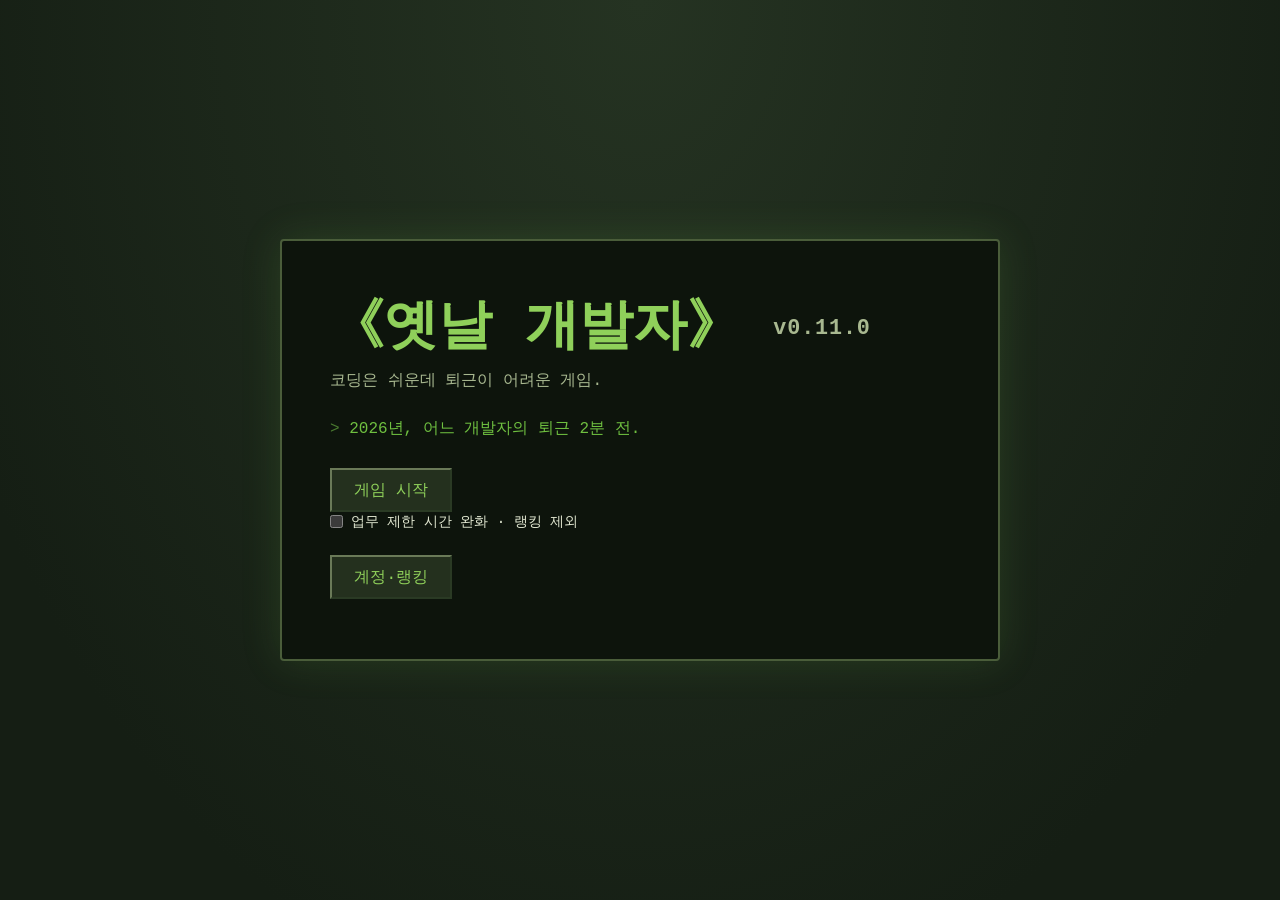
<file: index.html>
<!DOCTYPE html>
<html lang="ko">
<head>
<meta charset="UTF-8">
<meta name="viewport" content="width=device-width, initial-scale=1.0, interactive-widget=resizes-content">
<title>옛날 개발자 v0.11.0 — 퇴근하고 싶다</title>
<link rel="stylesheet" href="src/style.css?v=51">
</head>
<body>
  <!-- 타이틀 -->
  <section id="screen-title" class="screen active">
    <div class="terminal">
      <h1>《옛날 개발자》 <span class="game-version">v0.11.0</span></h1>
      <p class="sub">코딩은 쉬운데 퇴근이 어려운 게임.</p>
      <p class="line">2026년, 어느 개발자의 퇴근 2분 전.</p>
      <button id="btn-start" class="btn">게임 시작</button>
      <label class="timer-setting"><input id="relaxed-timer" type="checkbox"> 업무 제한 시간 완화 · 랭킹 제외</label>
      <button id="btn-skip-intro" class="btn hidden">인트로 스킵하고 바로 출근</button>
      <button id="btn-resume" class="btn primary hidden">이어 하기</button>
      <button id="title-records" class="btn">계정·랭킹</button>
      <p id="title-best" class="best"></p>
    </div>
  </section>

  <section id="screen-intro-thought" class="screen" aria-labelledby="intro-thought-time">
    <div class="intro-thought">
      <h1 id="intro-thought-time" tabindex="-1">2026년 · 퇴근 2분 전</h1>
      <p id="intro-thought-line"></p>
      <button id="intro-start-agent" class="btn primary hidden" type="button">컴돌이 켜기 <span aria-hidden="true">→</span></button>
    </div>
  </section>

  <!-- 프롤로그 2026: AI와의 설전 -->
  <section id="screen-intro" class="screen" aria-labelledby="intro-title">
    <div class="intro-workbench">
      <section id="intro-preview" class="intro-preview hidden" aria-labelledby="intro-preview-title">
        <header class="intro-preview-toolbar">
          <h2 id="intro-preview-title">미리보기</h2>
          <code id="intro-preview-address">localhost:3000/login</code>
        </header>
        <div class="intro-preview-page">
          <div class="intro-shop-nav">
            <strong>밤마켓</strong>
            <div class="intro-preview-cart" aria-live="polite">
              <span id="intro-preview-cart">장바구니 2개</span>
              <small id="intro-preview-cart-detail">쿠폰 5,000원 할인</small>
            </div>
          </div>
          <div class="intro-preview-login">
            <h3>로그인</h3>
            <div class="intro-preview-field">이메일 <span>demo@example.test</span></div>
            <div class="intro-preview-field">비밀번호 <span>••••••••</span></div>
            <button id="intro-preview-login" type="button">로그인</button>
            <p id="intro-preview-error" role="status" hidden>이메일 또는 비밀번호를 확인해 주세요.</p>
          </div>
        </div>
      </section>
      <div class="intro-terminal">
        <header class="intro-toolbar">
          <div class="intro-identity">
            <span id="intro-comdori" class="comdori-avatar" data-action="idle" aria-hidden="true"></span>
            <div>
              <h1 id="intro-title" tabindex="-1">컴돌이</h1>
              <p>코딩 에이전트</p>
            </div>
          </div>
          <time datetime="17:58">2026년 · 17:58</time>
        </header>
        <div class="intro-workspace">
          <code>~/work/shop-web <span>main</span></code>
          <p id="intro-status" role="status">내 차례</p>
        </div>
        <div id="intro-transcript" role="log" aria-label="터미널 작업 기록" tabindex="0"></div>
      </div>
      <button id="intro-speak" class="hidden" type="button">
        <span class="intro-cta-copy">
          <span id="intro-speak-label">입력 대기</span>
          <strong id="intro-speak-text"></strong>
        </span>
        <span class="prologue-cta-action"><span id="intro-speak-action">지시 보내기</span> <span aria-hidden="true">→</span></span>
      </button>
    </div>
  </section>

  <!-- 시간 이동: 글리치 + 터미널 -->
  <section id="screen-travel" class="screen">
    <div id="travel-box">
      <pre id="travel-log"></pre>
    </div>
  </section>

  <!-- 2006년 첫 출근 -->
  <section id="screen-2006" class="screen">
    <div class="terminal chat retro">
      <p class="line dim">2006년 3월, 미래소프트™</p>
      <div id="chat-log-2006"></div>
      <div id="buttons-2006"></div>
    </div>
  </section>

  <!-- 타이틀 카드 -->
  <section id="screen-titlecard" class="screen">
    <div class="titlecard">
      <h1 class="bigtitle">옛날 개발자 <span class="game-version">v0.11.0</span></h1>
      <p class="tagline">미래소프트™ 개발 3팀</p>
      <p class="tagline2">코딩은 쉬운데 퇴근이 어려운 게임.</p>
      <button id="btn-gotowork" class="btn primary">첫 출근하기</button>
    </div>
  </section>

  <section id="screen-mode" class="screen" aria-labelledby="mode-title">
    <div class="terminal mode-terminal">
      <div class="mode-comdori">
        <span class="comdori-avatar" aria-hidden="true"></span>
        <div><h2 id="mode-title" tabindex="-1">컴돌이</h2><p id="mode-dialogue" role="status"></p></div>
      </div>
      <form id="mode-form">
        <fieldset aria-describedby="mode-note">
          <legend>업무 수행 방식</legend>
          <div class="mode-cards">
            <label class="mode-card">
              <input type="radio" name="mode" value="assembly" required>
              <span class="mode-icon" aria-hidden="true">🧩</span>
              <strong>코드 조립 모드</strong>
              <span>코드 조각을 선택하고 배치하여 업무를 해결합니다.</span>
              <small>코딩 경험 없이도 도전 가능 · 모바일 추천</small>
            </label>
            <label class="mode-card">
              <input type="radio" name="mode" value="real_coding" required>
              <span class="mode-icon mode-terminal-icon" aria-hidden="true">&gt;_</span>
              <strong>리얼 코딩 모드</strong>
              <span>직접 코드를 작성하고 실행하여 업무를 해결합니다.</span>
              <small>실제 개발자 경험 · PC 추천</small>
            </label>
          </div>
        </fieldset>
        <p id="mode-note">스토리와 회사 생활은 동일합니다. 랭킹은 모드별로 집계되며 플레이 도중 변경할 수 없습니다.</p>
        <button class="btn primary" id="mode-confirm" type="submit" disabled>선택 완료</button>
      </form>
    </div>
  </section>

  <section id="screen-office" class="screen">
    <header id="hud">
      <span id="hud-play-mode" class="hud-item"></span>
      <div class="hud-item"><span class="hud-label"><span class="stat-icon" aria-hidden="true">▦</span>입사</span><strong id="hud-date"></strong></div>
      <div class="hud-item"><span class="hud-label"><span class="stat-icon deadline-icon" aria-hidden="true">⚑</span>마감</span><strong id="hud-dday"></strong></div>
      <div id="hud-time-item" class="hud-item hidden"><span class="hud-label"><span class="stat-icon time-icon" aria-hidden="true">◷</span>업무 시간</span><strong id="hud-time"></strong><span id="internet-time-loss" aria-hidden="true"></span></div>
      <div class="hud-item gauge"><span class="hud-label"><span class="stat-icon health-icon" aria-hidden="true">♥</span>체력</span>
        <div class="bar" aria-hidden="true"><div id="bar-hp" class="bar-fill hp"></div></div><span id="hud-hp" class="hud-val"></span>
      </div>
      <div id="hud-stress-item" class="hud-item hidden"><span class="hud-label"><span class="stat-icon score-icon" aria-hidden="true">≈</span>스트레스</span><strong id="hud-stress"></strong></div>
      <div class="hud-item gauge"><span class="hud-label"><span class="stat-icon" aria-hidden="true">▰</span><span id="hud-progress-label">기능</span></span>
        <div class="bar" aria-hidden="true"><div id="bar-progress" class="bar-fill prog"></div></div><span id="hud-progress" class="hud-val"></span>
      </div>
      <div class="hud-item"><span class="hud-label"><span class="stat-icon" aria-hidden="true">▤</span>추가 일감</span><strong id="hud-scope"></strong></div>
      <div class="hud-item"><span class="hud-label"><span class="stat-icon score-icon" aria-hidden="true">★</span><span id="hud-score-label">인사평가</span></span><strong id="hud-score"></strong></div>
      <div id="scrum-trust" class="hud-item hidden"><span class="hud-label"><span class="stat-icon trust-icon" aria-hidden="true">✓</span>보고 신뢰도</span><strong id="hud-trust"></strong></div>
      <button id="mines-launch" class="act-btn hidden" type="button">▦ 지뢰찾기</button>
      <button id="office-sidebar-toggle" class="act-btn hidden" type="button" popovertarget="office-sidebar">일정·관계</button>
      <button id="office-guide-open" class="act-btn" type="button" aria-haspopup="dialog" aria-controls="office-guide">업무 안내</button>
      <button id="office-title" class="act-btn" type="button">타이틀</button>
    </header>

    <div id="office-main">
      <section id="office-stage" aria-labelledby="scene-caption">
        <div id="office-scene">
          <svg id="scene-svg" viewBox="0 0 320 120" preserveAspectRatio="xMidYMid slice" shape-rendering="crispEdges" aria-hidden="true">
            <!-- 벽과 바닥 -->
            <rect x="0" y="0" width="320" height="80" fill="#9aa48a"/>
            <rect x="0" y="80" width="320" height="40" fill="#6a7258"/>
            <!-- 형광등 -->
            <rect x="60" y="4" width="60" height="6" fill="#e8f0d8"/>
            <rect x="200" y="4" width="60" height="6" fill="#e8f0d8"/>
            <!-- 박 대리 책상 (왼쪽) -->
            <rect x="8" y="70" width="60" height="6" fill="#8a7f5a"/>
            <rect x="12" y="76" width="4" height="14" fill="#6a5f3a"/>
            <rect x="60" y="76" width="4" height="14" fill="#6a5f3a"/>
            <rect x="28" y="56" width="20" height="14" fill="#3a4a3a"/>
            <rect x="31" y="59" width="14" height="8" fill="#6fc040"/>
            <!-- 박 대리 -->
            <image id="desk-park" href="src/assets/cast/park-portrait.png" x="38" y="40" width="26" height="29.25"/>
            <!-- 이 대리 책상 -->
            <rect x="90" y="70" width="60" height="6" fill="#8a7f5a"/>
            <rect x="94" y="76" width="4" height="14" fill="#6a5f3a"/>
            <rect x="142" y="76" width="4" height="14" fill="#6a5f3a"/>
            <rect x="110" y="56" width="20" height="14" fill="#3a4a3a"/>
            <rect x="113" y="59" width="14" height="8" fill="#6fc040"/>
            <!-- 이 대리 -->
            <image id="desk-lee" href="src/assets/cast/lee-portrait.png" x="118" y="40" width="26" height="29.25"/>
            <!-- 주인공 책상 -->
            <rect x="180" y="70" width="70" height="6" fill="#8a7f5a"/>
            <rect x="184" y="76" width="4" height="14" fill="#6a5f3a"/>
            <rect x="242" y="76" width="4" height="14" fill="#6a5f3a"/>
            <rect x="200" y="54" width="24" height="16" fill="#3a4a3a"/>
            <rect x="203" y="57" width="18" height="10" fill="#8fd05a"/>
            <!-- 커피잔 -->
            <rect x="232" y="64" width="6" height="6" fill="#e8e0c8"/>
            <!-- 주인공 -->
            <g id="spr-me">
              <rect x="226" y="44" width="10" height="10" fill="#e0b890"/>
              <rect x="226" y="42" width="10" height="4" fill="#2a2a1a"/>
              <rect x="225" y="54" width="12" height="16" fill="#5a6a3a"/>
            </g>
          </svg>
          <span id="boss-face" class="kim-avatar" aria-hidden="true"></span>
          <img id="coworker-face" class="hidden" width="240" height="270" alt="">
          <div id="scene-caption">미래소프트™ 개발 3팀</div>
          <div class="office-clock-dial">
            <button id="office-clock" type="button" aria-label="사무실 시계로 현재 시간 확인">
              <span class="clock-icon" aria-hidden="true">◷</span>
            </button>
            <time id="office-clock-time" role="status"></time>
          </div>
        </div>
        <div id="boss-dialog">
          <div aria-live="polite" aria-atomic="true">
            <span id="office-speaker" class="speaker">김 과장</span>
            <p id="boss-line"></p>
          </div>
          <button id="office-dialogue-next" class="act-btn hidden" type="button">다음 대사 →</button>
        </div>
      </section>

      <main id="work-panel">
        <div id="task-tools" class="hidden">
          <div id="task-clock" class="hidden"><span id="task-clock-label">약속까지</span> <strong id="task-countdown" role="timer"></strong><span id="task-alert" class="visually-hidden" role="status"></span></div>
          <button id="task-defer" class="act-btn hidden" type="button" aria-label="업무를 다음 근무일로 이월 · 보고 신뢰도 4 감소">업무 이월</button>
          <button id="burst-launch" class="act-btn hidden" type="button">BURST MODE</button>
          <div id="burst-status" class="hidden" role="status"></div>
        </div>
        <div id="office-lesson" class="hidden"></div>
        <div class="office-briefing">
          <section id="shift-panel" aria-labelledby="shift-title">
            <p id="shift-clock" class="phase-clock"></p>
            <h1 id="shift-title" tabindex="-1"></h1>
            <p id="shift-story"></p>
            <ul id="shift-effects" aria-live="polite"></ul>
          </section>
          <section id="scrum-panel" class="hidden" aria-labelledby="scrum-yesterday-title">
            <h2 id="scrum-yesterday-title">어제 실제로 한 일</h2>
            <p id="scrum-yesterday"></p>
            <dl id="scrum-totals"></dl>
            <p id="scrum-previous"></p>
            <p id="scrum-today"></p>
            <details id="scrum-history">
              <summary>오전 배포 약속 기록</summary>
              <ul id="scrum-promises"></ul>
            </details>
          </section>
        </div>
        <form id="name-form" class="hidden">
          <label for="player-name">이름</label>
          <input id="player-name" type="text" maxlength="20" required autocomplete="off" placeholder="이름을 입력해 주세요">
          <button id="player-name-submit" class="act-btn" type="submit">첫 업무 시작</button>
        </form>
        <section id="work-challenge" class="hidden" aria-labelledby="challenge-title">
          <header>
            <span id="challenge-type"></span>
            <h2 id="challenge-title" tabindex="-1"></h2>
            <p id="challenge-brief"></p>
          </header>
          <div id="challenge-board"></div>
          <footer class="challenge-footer">
            <div class="actions">
              <button id="challenge-submit" class="btn primary" type="button">업무 제출</button>
              <button id="challenge-help-open" class="btn" type="button">힌트</button>
              <button id="challenge-debug-pass" class="btn debug-pass hidden" type="button">디버그 성공</button>
              <button id="challenge-next" class="btn hidden" type="button"></button>
            </div>
            <div class="challenge-messages">
              <p id="challenge-status" role="status"></p>
              <p id="challenge-feedback" role="status"></p>
            </div>
          </footer>
        </section>
        <section id="coding-panel" class="hidden" aria-labelledby="mission-title">
          <div id="mission-panel">
            <h2 id="mission-title" tabindex="-1"></h2>
            <p id="mission-req" class="req"></p>
            <p class="expect">기대 결과 <code id="mission-expected"></code></p>
          </div>
          <div class="coding-terminal">
            <div class="editor-head">
              <label id="editor-file" for="editor"></label>
              <span id="paste-warning" class="warn" role="status"></span>
              <button id="internet-toggle" class="act-btn" type="button" aria-expanded="false" aria-controls="desk-internet">인터넷 검색</button>
              <button id="coworker-help-open" class="act-btn hidden" type="button" popovertarget="coworker-help">이 대리 도움</button>
            </div>
            <div class="editor-shell">
              <pre class="editor-highlight" aria-hidden="true"><code id="editor-highlight"></code></pre>
              <textarea id="editor" spellcheck="false" autocomplete="off" autocapitalize="off" wrap="off"></textarea>
            </div>
            <section id="code-assembly" class="hidden" aria-labelledby="assembly-title">
              <div class="assembly-pane">
                <div class="assembly-header"><h3 id="assembly-title" tabindex="-1">조립할 코드</h3><button id="assembly-reset" class="act-btn" type="button">초기화</button></div>
                <pre class="assembly-fixed" id="assembly-before" aria-label="위쪽 기본 제공 코드"></pre>
                <p id="assembly-empty">아래에서 조각을 눌러 채우세요.</p>
                <ol id="assembly-placed" aria-label="배치한 조각"></ol>
                <pre class="assembly-fixed" id="assembly-after" aria-label="아래쪽 기본 제공 코드"></pre>
              </div>
              <div class="assembly-pane">
                <h3>코드 조각</h3>
                <p class="assembly-hint">눌러서 추가하거나 제거하세요. ↑ ↓로 옮길 수 있어요.</p>
                <div id="assembly-pool" aria-label="사용할 수 있는 코드 조각"></div>
              </div>
            </section>
            <div class="actions">
              <button id="btn-run" class="btn">실행</button>
              <button id="btn-submit" class="btn primary" aria-describedby="submit-status">업무 제출</button>
              <button id="code-debug-pass" class="btn debug-pass hidden" type="button">디버그 성공</button>
            </div>
            <div id="submit-help" class="submit-help hidden">
              <p id="submit-status" role="status"></p>
              <button id="submit-next" class="btn hidden" type="button"></button>
            </div>
            <div class="editor-head"><span>실행 결과</span></div>
            <pre id="output" role="status" tabindex="0"></pre>
          </div>
          <p id="internet-open-status" role="status"></p>
          <section id="desk-internet" class="hidden" aria-labelledby="internet-title">
            <header class="internet-caption">
              <h2 id="internet-title">▣ 미래넷 브라우저</h2>
              <button id="internet-close" type="button" aria-label="인터넷 브라우저 닫기">×</button>
            </header>
            <nav class="internet-toolbar" aria-label="브라우저 메뉴">
              <button id="internet-back" type="button">← 뒤로</button>
              <button id="internet-home" type="button">처음</button>
              <button id="internet-history" type="button">기록</button>
            </nav>
            <p id="internet-location" aria-label="브라우저 위치"></p>
            <p id="internet-notice" role="status"></p>
            <div id="internet-view" tabindex="0" aria-live="polite"></div>
          </section>
        </section>
        <div id="choices"></div>
      </main>
      <aside id="office-aside">
        <section id="compdori-panel" aria-labelledby="compdori-name">
          <span id="compdori-face" class="comdori-avatar" data-action="idle" aria-hidden="true"></span>
          <div class="compdori-copy">
            <div class="compdori-heading">
              <h2 id="compdori-name">컴돌이</h2>
              <button id="lesson-next" class="btn primary hidden" type="button"><span id="lesson-next-label">다음 · 코드 입력</span> <span aria-hidden="true">↓</span></button>
            </div>
            <p id="compdori-text" aria-live="polite" aria-atomic="true"></p>
          </div>
        </section>
        <div id="office-sidebar">
          <ol id="schedule" aria-label="오늘 일정"></ol>
          <section id="relation-panel" aria-labelledby="relation-title">
            <h2 id="relation-title">팀원과 부서 관계</h2>
            <p>사원 → 대리 → 과장 → 차장 → 부장</p>
            <dl id="relations"></dl>
          </section>
        </div>
      </aside>
    </div>
    <section id="coworker-help" class="work-note" popover aria-labelledby="coworker-help-title">
      <header>
        <h2 id="coworker-help-title">이 대리 도움</h2>
        <button class="btn" type="button" popovertarget="coworker-help" popovertargetaction="hide">닫기</button>
      </header>
      <button id="mission-review-code" class="btn hidden" type="button">이 대리에게 검토받기</button>
      <pre id="mission-solution" class="example hidden" aria-label="이 대리의 풀이 예시"></pre>
      <details id="mission-delegation-options">
        <summary>업무 넘기기</summary>
        <p id="mission-delegation-cost"></p>
        <button id="mission-delegate" class="btn" type="button">이 대리에게 넘기기</button>
      </details>
    </section>
    <dialog id="challenge-help" class="work-note" aria-labelledby="challenge-help-title">
      <h2 id="challenge-help-title">이 대리의 힌트</h2>
      <p id="challenge-hint"></p>
      <form method="dialog"><button class="btn">업무로 돌아가기</button></form>
    </dialog>
    <dialog id="office-guide" aria-labelledby="office-guide-title">
      <div class="office-guide-head">
        <span class="comdori-avatar" aria-hidden="true"></span>
        <h2 id="office-guide-title">업무 안내</h2>
      </div>
      <dl>
        <dt><span class="stat-icon health-icon" aria-hidden="true">♥</span>체력</dt>
        <dd>야근하면 줄고, 쉬거나 정시 퇴근하면 회복돼요. 0이면 게임이 끝나요.</dd>
        <dt id="guide-stress-label"><span class="stat-icon score-icon" aria-hidden="true">≈</span>스트레스</dt>
        <dd id="guide-stress-copy">75 이상이면 제출에 10분이 더 걸려요. 지뢰찾기는 업무 시간을 써서 스트레스를 낮춰요.</dd>
        <dt><span class="stat-icon time-icon" aria-hidden="true">◷</span>업무 시간</dt>
        <dd>제출과 회의에 시간이 들어요. 지금 시각은 사무실 시계에서 봐요.</dd>
        <dt><span class="stat-icon trust-icon" aria-hidden="true">✓</span>보고 신뢰도</dt>
        <dd>스크럼에서 솔직히 보고하고 약속을 지키면 올라가요.</dd>
        <dt><span class="stat-icon score-icon" aria-hidden="true">★</span><span id="guide-score-label">인사평가</span></dt>
        <dd id="guide-score-copy">업무 성과와 선택에 따라 바뀌고, 엔딩에도 영향을 줘요.</dd>
        <dt><span class="stat-icon deadline-icon" aria-hidden="true">⚑</span>마감</dt>
        <dd id="guide-deadline-copy"></dd>
      </dl>
      <label id="burst-setting" class="timer-setting"><input id="burst-effects" type="checkbox" checked> 긴장 연출과 효과음</label>
      <form method="dialog"><button class="btn primary" autofocus>닫기</button></form>
    </dialog>
    <dialog id="mines-window" aria-labelledby="mines-title">
      <header class="mines-titlebar">
        <h2 id="mines-title">▧ 지뢰찾기</h2>
        <button id="mines-minimize" type="button" aria-label="지뢰찾기 최소화">_</button>
        <button id="mines-close" type="button" aria-label="지뢰찾기 닫기">×</button>
      </header>
      <div class="mines-body">
        <p id="mines-warning" role="alert"></p>
        <div class="mines-toolbar">
          <span id="mines-count" aria-label="남은 깃발"></span>
          <button id="mines-reset" type="button">새 판</button>
          <span id="mines-seconds" aria-label="이번 판 플레이 시간"></span>
        </div>
        <div id="mines-board" role="group" aria-label="5×5 지뢰찾기"></div>
        <button id="mines-flag" type="button" aria-pressed="false">⚑ 깃발 모드</button>
        <p id="mines-status" role="status"></p>
        <p id="mines-budget"></p>
        <p id="mines-best"></p>
      </div>
    </dialog>
  </section>

  <section id="screen-twist" class="screen">
    <div class="terminal chat">
      <p class="line dim">2026년, 돌아온 자리</p>
      <div id="chat-log-twist"></div>
      <div id="buttons-twist"></div>
    </div>
  </section>

  <section id="screen-ending" class="screen">
    <div class="terminal">
      <p id="ending-sub" class="line dim"></p>
      <h1 id="ending-title"></h1>
      <p id="ending-desc" class="sub"></p>
      <table id="ending-table"><tbody></tbody></table>
      <ul id="ending-award" class="award"></ul>
      <p id="ending-best" class="best"></p>
      <p id="ending-sync" class="line dim" role="status"></p>
      <button id="ending-records" class="btn">계정·랭킹</button>
      <button id="btn-restart" class="btn primary">다시 입사하기</button>
      <button id="ending-title-link" class="btn">타이틀</button>
    </div>
  </section>

  <section id="screen-records" class="screen">
    <div class="terminal">
      <h1>개발자 기록실</h1>
      <p id="account-status" class="line dim" role="status"></p>
      <form id="account-form">
        <label>계정 이름 <input id="handle" name="username" autocomplete="username" minlength="3" maxlength="20" required></label>
        <label>비밀번호 <input id="password" name="password" type="password" autocomplete="current-password" minlength="12" maxlength="128" required></label>
        <p class="dim">계정 이름은 한글·영문·숫자·밑줄 3~20자, 비밀번호는 12자 이상입니다.</p>
        <button class="btn primary" name="action" value="login">로그인</button>
        <button class="btn" name="action" value="register">회원 가입</button>
      </form>
      <div class="actions record-actions">
        <button id="save-record" class="btn primary hidden">이번 결산 저장</button>
        <button id="save-checkpoint" class="btn hidden" type="button">계정에 이어하기 저장</button>
        <button id="load-checkpoint" class="btn hidden" type="button">계정에서 이어하기 불러오기</button>
        <button id="logout" class="btn hidden">로그아웃</button>
      </div>
      <div id="history-panel" class="hidden">
        <h2>내 결산</h2>
        <div id="history-list"></div>
      </div>
      <h2>전체 랭킹</h2>
      <div id="rank-modes" class="actions" role="group" aria-label="랭킹 모드">
        <button class="btn" type="button" data-mode="assembly" aria-pressed="false">코드 조립 모드</button>
        <button class="btn" type="button" data-mode="real_coding" aria-pressed="true">리얼 코딩 모드</button>
      </div>
      <label class="record-category">종목 <select id="rank-category"></select></label>
      <div id="rank-list" aria-live="polite"></div>
      <button id="records-back" class="btn">돌아가기</button>
    </div>
  </section>
  <script type="module" src="src/main.js?v=50"></script>
</body>
</html>
</file>
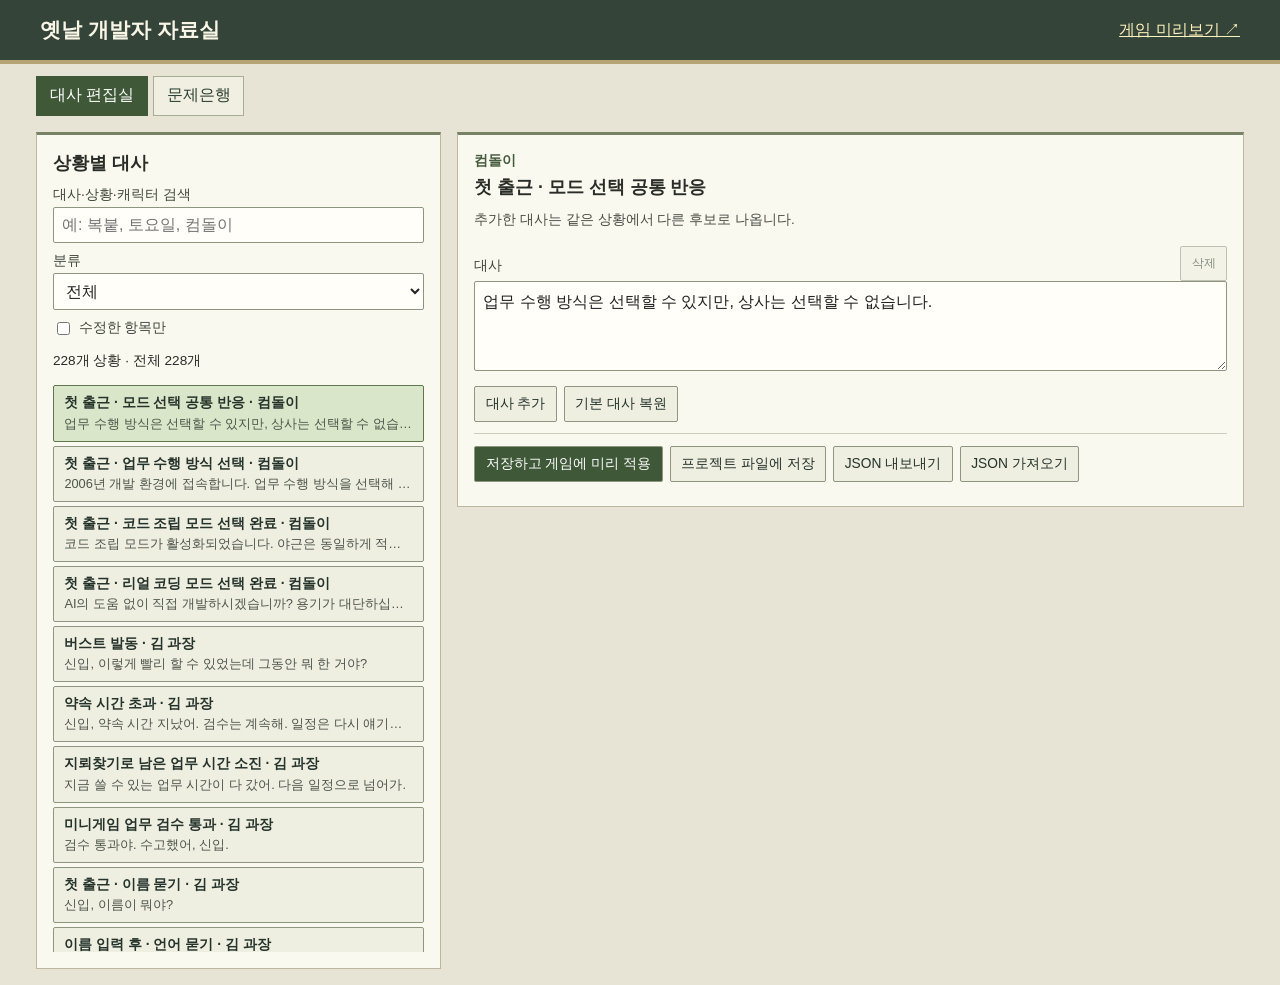
<file: dialogue/index.html>
<!doctype html>
<html lang="ko">
<head>
  <meta charset="utf-8">
  <meta name="viewport" content="width=device-width, initial-scale=1">
  <title>옛날 개발자 · 대사 편집실과 문제은행</title>
  <link rel="stylesheet" href="editor.css?v=2">
</head>
<body>
  <header class="workspace-header">
    <h1>옛날 개발자 자료실</h1>
    <a href="/" target="_blank" rel="noopener">게임 미리보기 ↗</a>
  </header>
  <nav class="workspace-tabs" aria-label="자료실 메뉴">
    <a id="dialogue-tab" href="#dialogue" aria-current="page">대사 편집실</a>
    <a id="problems-tab" href="#problems">문제은행</a>
  </nav>
  <main id="dialogue-panel">
    <section class="browser" aria-labelledby="list-title">
      <h2 id="list-title">상황별 대사</h2>
      <label for="search">대사·상황·캐릭터 검색</label>
      <input id="search" type="search" placeholder="예: 복붙, 토요일, 컴돌이">
      <label for="group">분류</label>
      <select id="group"><option value="">전체</option></select>
      <label class="checkbox"><input id="changed-only" type="checkbox"> 수정한 항목만</label>
      <p id="count" role="status"></p>
      <ul id="results" aria-label="대사 항목"></ul>
    </section>
    <section class="editor" aria-labelledby="context">
      <header>
        <p id="speaker"></p>
        <h2 id="context"></h2>
        <p id="details"></p>
      </header>
      <div id="lines"></div>
      <div class="edit-actions">
        <button id="add">대사 추가</button>
        <button id="restore">기본 대사 복원</button>
      </div>
      <footer>
        <button id="preview" class="primary">저장하고 게임에 미리 적용</button>
        <button id="project">프로젝트 파일에 저장</button>
        <button id="export">JSON 내보내기</button>
        <label class="import">JSON 가져오기<input id="import" type="file" accept=".json,application/json"></label>
      </footer>
      <p id="status" role="status"></p>
    </section>
  </main>
  <main id="problems-panel" hidden>
    <section class="browser problem-filters" aria-labelledby="problem-filters-title">
      <h2 id="problem-filters-title">문제 찾기</h2>
      <label for="problem-search">문제 제목·개념 검색</label>
      <input id="problem-search" type="search" placeholder="예: 반복문, 상품, 정렬">
      <label for="problem-difficulty">난이도</label>
      <select id="problem-difficulty"><option value="">전체</option></select>
      <label for="problem-day">배정 시점</label>
      <select id="problem-day"><option value="">전체</option></select>
      <label for="problem-language">코드 언어</label>
      <select id="problem-language"></select>
    </section>
    <section class="editor problem-browser" aria-labelledby="problem-title">
      <h2 id="problem-title">문제은행</h2>
      <p class="bank-note">12근무일 새 게임 기준입니다. 배정 시점은 각 문제가 처음 배정될 수 있는 날이며, 미완료 업무는 이후 근무일로 이월됩니다. 퀴즈와 테스트 예시는 회차마다 달라질 수 있습니다.</p>
      <details id="problem-schedule">
        <summary>12근무일 출제표 보기</summary>
        <ol id="problem-schedule-days"></ol>
        <p class="bank-note">일요일은 휴식일입니다. 구버전에서 시작한 회차는 당시 출제표를 따릅니다.</p>
      </details>
      <p id="problem-count" role="status"></p>
      <div id="problem-results"></div>
    </section>
  </main>
  <script type="module" src="editor.js"></script>
  <script type="module" src="problems.js"></script>
</body>
</html>
</file>
<file: src/style.css>
* { margin: 0; padding: 0; box-sizing: border-box; }

body {
  background: #1a2418;
  color: #e2e8d2;
  font-family: "Courier New", monospace;
  font-size: 16px;
  min-height: 100vh;
}

.screen { display: none; min-height: 100vh; }
.screen.active { display: flex; flex-direction: column; align-items: center; justify-content: center; padding: 1rem; }

.terminal {
  background: #0d140c;
  border: 2px solid #4a5d3a;
  border-radius: 4px;
  max-width: 720px;
  width: 100%;
  padding: 2rem;
  box-shadow: 0 0 40px rgba(120, 200, 80, 0.15);
}

h1 { color: #8fd05a; font-size: 2rem; margin-bottom: 0.5rem; }
h2 { color: #8fd05a; font-size: 1.1rem; margin: 0.5rem 0; }
.sub { color: #a8b890; margin-bottom: 1.5rem; }
.line { color: #6fc040; line-height: 1.8; white-space: pre-wrap; }
.line::before { content: "> "; color: #4a7a30; }
.dim { color: #93a381; }
.dim::before { content: ""; }

.btn {
  margin-top: 1.5rem;
  padding: 0.6rem 1.4rem;
  background: #24301e;
  color: #8fd05a;
  border: 2px solid;
  border-color: #6a7a58 #2a3a24 #2a3a24 #6a7a58;
  font-family: inherit;
  font-size: 1rem;
  cursor: pointer;
}
.btn:hover { background: #31422a; }
.btn:active { border-color: #2a3a24 #6a7a58 #6a7a58 #2a3a24; }
.btn.primary { background: #3a5a24; color: #e8f0d8; }
.btn:disabled { opacity: 0.4; cursor: default; }

.hidden { display: none !important; }

.visually-hidden {
  position: absolute;
  width: 1px;
  height: 1px;
  overflow: hidden;
  clip-path: inset(50%);
  white-space: nowrap;
}
/* ============ 대화 화면 ============ */
.terminal.chat { max-width: 640px; }

#chat-log-2006, #chat-log-twist {
  display: flex;
  flex-direction: column;
  gap: 0.5rem;
  max-height: 42vh;
  overflow-y: auto;
  margin: 1rem 0;
  padding-right: 0.4rem;
}

.bubble {
  max-width: 80%;
  padding: 0.55rem 0.9rem;
  border-radius: 4px;
  line-height: 1.5;
  white-space: pre-wrap;
  animation: pop 0.2s ease-out;
}
.bubble .who {
  display: block;
  font-size: 0.7rem;
  opacity: 0.7;
  margin-bottom: 0.15rem;
  letter-spacing: 0.05em;
}
@keyframes pop {
  from { opacity: 0; transform: translateY(6px); }
  to { opacity: 1; transform: translateY(0); }
}
.bubble.ai {
  align-self: flex-start;
  background: #0d140c;
  border: 1px solid #3a5a24;
  color: #9fd070;
}
.bubble.player {
  align-self: flex-end;
  background: #2a4a6a;
  border: 1px solid #4a6a8a;
  color: #e8f0f8;
}
.bubble.boss {
  align-self: flex-start;
  background: #b8ab84;
  border: 1px solid #8a7f5a;
  color: #3a3423;
}
.bubble.with-portrait {
  display: flex;
  align-items: flex-start;
  gap: .6rem;
}
.bubble.with-portrait div {
  min-width: 0;
  word-break: keep-all;
  overflow-wrap: anywhere;
}
.kim-avatar {
  display: block;
  flex: none;
  width: 3.1rem;
  aspect-ratio: 240 / 270;
  background: url("./assets/kim-dialogue.png") 0 0 / 200% 100% no-repeat;
  image-rendering: pixelated;
}
.bubble.with-portrait .kim-avatar { width: 2.65rem; }
.kim-avatar[data-action="talking"] { animation: kim-talk .34s steps(1, end) infinite; }
@keyframes kim-talk {
  0% { background-position-x: 100%; }
  50%, 100% { background-position-x: 0%; }
}
.comdori-avatar {
  display: block;
  position: relative;
  flex: none;
  width: 3.8rem;
  aspect-ratio: 200 / 190;
  border-radius: 5px;
  background: #e9dbc5 url("./assets/comdori-controls.png") 0 0 / 800% 100% no-repeat;
  image-rendering: pixelated;
}
.comdori-avatar[data-action="idle"] { animation: comdori-idle 3s ease-in-out infinite; }
.comdori-avatar[data-action="working"] { animation: comdori-controls 1.44s steps(1, end) infinite; }
.comdori-avatar[data-action="talking"] { animation: comdori-talk .72s ease-in-out infinite; }
.comdori-avatar[data-action="talking"]::after {
  content: "";
  position: absolute;
  top: 52%;
  left: 43%;
  width: 11%;
  height: 4%;
  background: #e5f5b4;
  animation: comdori-mouth .24s steps(2, end) infinite alternate;
}
.bubble.with-portrait .comdori-avatar { width: 2.75rem; }
@keyframes comdori-idle { 50% { transform: translateY(-2px) rotate(-1deg); } }
@keyframes comdori-talk { 50% { transform: translateY(-1px); } }
@keyframes comdori-mouth { from { transform: scaleY(.5); } to { transform: scaleY(1.55); } }
@keyframes comdori-controls {
  0% { background-position-x: 0%; }
  12.5% { background-position-x: 14.285714%; }
  25% { background-position-x: 28.571429%; }
  37.5% { background-position-x: 42.857143%; }
  50% { background-position-x: 57.142857%; }
  62.5% { background-position-x: 71.428571%; }
  75% { background-position-x: 85.714286%; }
  87.5%, 100% { background-position-x: 100%; }
}
@media (prefers-reduced-motion: reduce) {
  .kim-avatar, .comdori-avatar, .comdori-avatar::after { animation: none !important; }
}

#buttons-2006 { display: flex; flex-direction: column; gap: .5rem; }
#buttons-2006 .btn { margin-top: 0; text-align: left; }

/* 2026년 코딩 터미널 */
.intro-thought {
  width: min(100%, 32rem);
  padding: clamp(1rem, 4vw, 2rem);
}
.intro-thought h1 { margin-bottom: .9rem; color: #a6c592; font-size: .88rem; }
#intro-thought-line {
  min-height: 3.5rem;
  font-size: clamp(1.12rem, 3vw, 1.5rem);
  line-height: 1.65;
  word-break: keep-all;
}
#intro-start-agent { min-height: 44px; }
#screen-intro.active { padding: .85rem; }
.intro-workbench {
  display: grid;
  grid-template-columns: minmax(0, 1fr);
  gap: .65rem;
  width: min(100%, 51rem);
}
.intro-terminal {
  height: clamp(10rem, 32dvh, 20rem);
  display: grid;
  grid-template-rows: auto auto minmax(0, 1fr);
  overflow: hidden;
  background: #101411;
  border: 1px solid #4f5e4b;
  border-radius: 7px;
  box-shadow: 0 18px 65px #070b0799;
  color: #e2e8d2;
}
.intro-toolbar, .intro-workspace {
  display: flex;
  flex-wrap: wrap;
  justify-content: space-between;
  align-items: center;
  gap: .45rem .8rem;
  padding: .65rem 1.05rem;
}
.intro-toolbar { background: #252d23; border-bottom: 1px solid #45543e; }
.intro-identity { display: flex; align-items: center; gap: .63rem; }
.intro-identity h1 { color: #dfe8d5; font-size: 1rem; margin: 0; }
.intro-identity p { color: #b8c5ad; font-size: .74rem; margin-top: .2rem; }
.intro-toolbar time { color: #b8c5ad; font-size: .78rem; }
.intro-workspace {
  background: #181f17;
  border-bottom: 1px solid #343f30;
  color: #a8c29d;
  font-size: .82rem;
}
.intro-workspace span { color: #c3d2b9; margin-left: .42rem; }
#intro-status { color: #bbd59f; white-space: nowrap; }
#intro-status[data-activity="working"] { color: #e6be7f; }
#intro-transcript {
  overflow-y: auto;
  padding: .9rem 1.08rem;
  font-size: .94rem;
  line-height: 1.55;
  scrollbar-color: #57674f #141a14;
}
#intro-transcript:focus-visible { outline: 2px solid #8ca67a; outline-offset: -2px; }
.intro-row {
  display: grid;
  grid-template-columns: 1ch minmax(0, 1fr);
  gap: .68rem;
  margin-bottom: .38rem;
}
.intro-row p, .intro-row pre { font: inherit; white-space: pre-wrap; overflow-wrap: anywhere; }
.intro-marker { color: #a6c592; }
.intro-prompt { color: #f0eedc; margin: .7rem 0; font-weight: 700; }
.intro-reply { margin: .6rem 0; }
.intro-row:is(.intro-prompt, .intro-reply) { grid-template-columns: 3.45rem minmax(0, 1fr); }
.intro-speaker {
  align-self: start;
  padding: .12rem .2rem;
  border-radius: 3px;
  background: #b9de94;
  color: #18260f;
  font-size: .86rem;
  font-weight: 800;
  text-align: center;
  white-space: nowrap;
}
.intro-prompt .intro-speaker { background: #f0ca77; color: #241a0e; }
.intro-tool { color: #b8dfa2; }
.intro-output {
  margin-bottom: .55rem;
  color: #afbcaa;
  font-size: .85rem;
}
.intro-output .intro-marker { color: #819279; }
.intro-output [data-tone="pass"] { color: #abd995; }
.intro-output [data-tone="fail"] { color: #f0a496; }
.intro-output [data-tone="warn"] { color: #e4be84; }
#intro-speak {
  display: grid;
  grid-template-columns: minmax(0, 1fr) auto;
  align-items: center;
  gap: .6rem;
  width: 100%;
  min-height: 5.15rem;
  padding: .7rem 1.15rem;
  border: 2px solid #f9df9e;
  border-radius: 6px;
  background: #f0ca77;
  box-shadow: 0 3px 0 #92754a;
  color: #241a0e;
  text-align: left;
  line-height: 1.45;
  word-break: keep-all;
  overflow-wrap: anywhere;
  cursor: pointer;
}
#intro-speak:hover:not(:disabled) { background: #ffe09a; }
#intro-speak:active:not(:disabled) { transform: translateY(2px); box-shadow: 0 1px 0 #92754a; }
#intro-speak:disabled {
  border-color: #4a5843;
  background: #1e261b;
  color: #bac7ae;
  box-shadow: none;
  cursor: default;
}
.intro-cta-copy { display: grid; gap: .26rem; }
.prologue-cta-action {
  padding: .4rem .6rem;
  background: #322511;
  color: #fff0c5;
  border-radius: 4px;
  font-size: .85rem;
  font-weight: 700;
  white-space: nowrap;
}
#intro-speak:disabled .prologue-cta-action { display: none; }
#buttons-2006 .scene-reply {
  display: grid;
  grid-template-columns: minmax(0, 1fr) auto;
  align-items: center;
  gap: .65rem;
  background: #f0ca77;
  color: #241a0e;
  word-break: keep-all;
}
#buttons-2006 .scene-reply:hover { background: #ffe09a; }
#intro-speak-label { font-size: .84rem; font-weight: 700; }
#intro-speak-text { font-size: clamp(1.08rem, 2.2vw, 1.3rem); }
#intro-speak-text:empty { display: none; }

.intro-preview {
  display: flex;
  flex-direction: column;
  min-width: 0;
  background: #eef0e8;
  border: 1px solid #4f5e4b;
  border-radius: 7px;
  overflow: hidden;
  box-shadow: 0 18px 65px #070b0799;
}
@media (prefers-reduced-motion: no-preference) {
  #intro-preview:not(.hidden) { animation: pop .24s ease-out; }
}
.intro-preview-toolbar {
  display: flex;
  align-items: center;
  flex-wrap: wrap;
  justify-content: space-between;
  gap: .3rem .6rem;
  padding: .65rem .8rem;
  background: #252d23;
}
.intro-preview-toolbar h2 { color: #dfe8d5; margin: 0; font-size: .83rem; }
.intro-preview-toolbar code { color: #c2d2bb; font-size: .76rem; }
.intro-preview-page {
  display: flex;
  flex-direction: column;
  align-items: center;
  flex: 1;
  background: #eef0e8;
  color: #232a22;
  font-family: system-ui, sans-serif;
}
.intro-shop-nav {
  width: 100%;
  display: flex;
  justify-content: space-between;
  align-items: center;
  gap: .45rem;
  padding: .8rem 1rem;
  background: #f8f9f4;
  border-bottom: 1px solid #d2d8cc;
}
.intro-shop-nav strong { color: #253906; font-size: 1rem; }
.intro-preview-cart {
  display: grid;
  gap: .06rem;
  padding: .25rem .55rem;
  background: #e7eddf;
  border: 1px solid #ced8c6;
  border-radius: 4px;
  color: #324d27;
  text-align: right;
}
#intro-preview-cart { font-size: .78rem; font-weight: 700; }
#intro-preview-cart-detail { font-size: .68rem; }
.intro-preview-login {
  display: grid;
  grid-template-columns: repeat(2, minmax(0, 1fr));
  gap: .48rem .65rem;
  width: min(92%, 26rem);
  margin: .75rem 0;
  padding: .75rem .9rem;
  border: 1px solid #cfd5c8;
  border-radius: 6px;
  background: #fff;
}
.intro-preview-login h3 { font-size: 1.05rem; }
.intro-preview-login > :not(.intro-preview-field) { grid-column: 1 / -1; }
.intro-preview-field { font-size: .76rem; color: #384039; }
.intro-preview-field span {
  display: block;
  margin-top: .22rem;
  padding: .45rem .55rem;
  background: #f4f5f1;
  border: 1px solid #d9ddd4;
  border-radius: 4px;
  overflow-wrap: anywhere;
}
#intro-preview-login {
  margin: .18rem 0 0;
  padding: .5rem .65rem;
  border: 0;
  border-radius: 4px;
  background: #284825;
  color: #fff;
  font: inherit;
  font-size: .85rem;
  font-weight: 700;
  cursor: pointer;
}
#intro-preview-login:focus-visible { outline-color: #3c6330; }
#intro-preview-error { color: #a23535; font-size: .76rem; overflow-wrap: anywhere; }

@media (max-width: 500px) {
  .intro-toolbar, .intro-workspace, #intro-transcript { padding-inline: .65rem; }
  .intro-identity .comdori-avatar { width: 2.9rem; }
  #intro-transcript { font-size: .86rem; }
  .intro-row { gap: .45rem; }
  .intro-output { font-size: .78rem; }
  #intro-speak { padding: .55rem .8rem; row-gap: .25rem; }
  .intro-cta-copy { display: contents; }
  #intro-speak .prologue-cta-action { grid-area: 1 / 2; }
  #intro-speak-text { grid-column: 1 / -1; font-size: 1.02rem; }
  .prologue-cta-action { padding-inline: .4rem; font-size: .78rem; }
}
@media (max-width: 500px) and (max-height: 680px) {
  #screen-intro.active { height: 100dvh; min-height: 0; }
  .intro-workbench {
    height: 100%;
    grid-template-rows: auto minmax(0, 1fr) auto;
    gap: .45rem;
  }
  .intro-workbench:has(#intro-preview.hidden) { height: auto; grid-template-rows: none; }
  .intro-workbench:has(#intro-preview.hidden) .intro-terminal { height: clamp(12rem, 34dvh, 16rem); }
  .intro-terminal { height: auto; min-height: 0; }
  .intro-preview-toolbar, .intro-shop-nav { padding-block: .45rem; }
  .intro-preview-login { margin-block: .45rem; padding-block: .55rem; }
  .intro-preview:has(#intro-preview-error:not([hidden])) :is(.intro-preview-toolbar, .intro-shop-nav, .intro-preview-field, #intro-preview-login) {
    display: none;
  }
  .intro-preview:has(#intro-preview-error:not([hidden])) .intro-preview-login {
    width: 100%;
    margin: 0;
    padding: .55rem .65rem;
    gap: .25rem;
    border: 0;
    border-radius: 0;
  }
}

/* 시간 이동 */
#screen-travel { background: #000; }
#travel-box {
  position: relative;
  max-width: 640px;
  width: 100%;
  padding: 2rem;
  border: 1px solid #2a3a24;
  animation: glitch 0.25s steps(2) infinite;
}
#travel-box::after {
  content: "";
  position: absolute;
  inset: 0;
  background: repeating-linear-gradient(0deg, rgba(120, 255, 120, 0.05) 0 2px, transparent 2px 4px);
  pointer-events: none;
}
@keyframes glitch {
  0% { transform: translate(0, 0); filter: none; }
  25% { transform: translate(-3px, 2px); filter: hue-rotate(40deg); }
  50% { transform: translate(3px, -2px); filter: none; }
  75% { transform: translate(-2px, -1px); filter: hue-rotate(-40deg); }
  100% { transform: translate(0, 0); }
}
#travel-log {
  color: #6fc040;
  font-size: 1.05rem;
  line-height: 2;
  min-height: 9rem;
  text-shadow: 0 0 8px rgba(120, 220, 80, 0.6);
}

/* 2006 레트로 터미널 */
.terminal.retro {
  background: #cfc5a2;
  border: 3px ridge #8a7f5a;
  box-shadow: 0 0 40px rgba(0, 0, 0, 0.4);
}
.terminal.retro .line.dim { color: #6a5f3a; }
.terminal.retro .bubble.ai {
  background: #0d140c;
  border: 1px solid #3a5a24;
  color: #6fc040;
  text-shadow: 0 0 6px rgba(120, 220, 80, 0.5);
}
.terminal.retro .bubble.player { background: #7a8a9a; color: #f0f0e8; border-color: #5a6a7a; }
.terminal.retro .btn { background: #b8ab84; color: #3a3423; border-color: #e8e0c8 #6a5f3a #6a5f3a #e8e0c8; }
.terminal.retro .btn:hover { background: #a89a72; }

/* 타이틀 카드 */
#screen-titlecard { background: #0d140c; }
.titlecard { text-align: center; }
.bigtitle {
  font-size: 3rem;
  color: #8fd05a;
  text-shadow: 0 0 20px rgba(120, 220, 80, 0.5);
  animation: pop 0.4s ease-out;
}
.tagline { color: #d8e0c8; margin-top: 0.8rem; font-size: 1.1rem; }
.tagline2 { color: #6a7a58; margin-top: 0.4rem; }

/* ============ 메인 게임 ============ */
body:has(#screen-office.active) { min-height: 0; overflow: hidden; overscroll-behavior: none; }
#screen-office.active {
  height: 100dvh;
  min-height: 0;
  overflow: hidden;
  justify-content: flex-start;
  gap: .55rem;
  padding: clamp(.55rem, 1.3vw, 1rem);
}

/* HUD */
#hud {
  flex: none;
  width: 100%;
  max-width: 1200px;
  display: flex;
  gap: .35rem .5rem;
  flex-wrap: wrap;
  background: #b8ab84;
  border: 3px solid;
  border-color: #e8e0c8 #6a5f3a #6a5f3a #e8e0c8;
  padding: 0.4rem 0.8rem;
  color: #2e2a1c;
  font-size: 1rem;
}
.hud-item {
  display: flex;
  align-items: center;
  gap: .35rem;
  padding: .18rem .38rem;
  border: 1px solid #a29670;
  background: #dfd6b7;
}
.hud-label { display: inline-flex; align-items: center; gap: .25rem; font-size: .79rem; color: #40361f; }
.hud-item strong, .hud-val { color: #242015; font-weight: 700; font-variant-numeric: tabular-nums; }
.stat-icon {
  display: inline-grid;
  place-items: center;
  width: 1.2em;
  height: 1.2em;
  border-radius: 2px;
  background: #414933;
  color: #fff4d4;
  font-size: .95rem;
}
.health-icon { background: #8b403c; }
.time-icon { background: #33566b; }
.trust-icon { background: #386447; }
.score-icon { background: #735417; }
.deadline-icon { background: #6f4a35; }
.bar {
  width: 3.2rem;
  height: 9px;
  background: #8a7f5a;
  border: 1px solid #6a5f3a;
}
.bar-fill { height: 100%; transition: width 0.4s ease; }
.bar-fill.hp { background: #c05050; }
.bar-fill.prog { background: #4a7a30; }
/* 레이아웃 */
#office-main {
  flex: 1;
  min-height: 0;
  width: 100%;
  max-width: 1200px;
  display: grid;
  grid-template-columns: minmax(0, 1fr) minmax(11.5rem, 19%);
  grid-template-rows: auto minmax(0, 1fr);
  grid-template-areas:
    "stage sidebar"
    "work sidebar";
  gap: .55rem;
  align-items: start;
}
#office-aside { grid-area: sidebar; display: flex; flex-direction: column; gap: .55rem; align-self: stretch; min-height: 0; min-width: 0; }
#office-sidebar { gap: .55rem; min-height: 0; max-height: 100%; overflow: auto; }
#office-sidebar:not([popover]), #office-sidebar:popover-open { display: grid; align-content: start; }
#office-sidebar[popover] {
  inset: auto .4rem auto auto;
  top: .4rem;
  margin: 0;
  padding: .45rem;
  max-width: calc(100% - .8rem);
  max-height: calc(100dvh - .8rem);
  grid-template-columns: repeat(2, minmax(0, 1fr));
  border: 1px solid #8e9b70;
  background: #182219;
  box-shadow: 0 .5rem 1.4rem #070b07bf;
}
#office-sidebar-toggle { align-self: center; padding: .3rem .45rem; }

#compdori-panel {
  display: grid;
  grid-template-columns: auto minmax(0, 1fr);
  align-items: start;
  gap: .5rem;
  flex: none;
  height: 7.1rem;
  padding: .5rem;
  border: 1px solid #66814d;
  background: #172218;
  color: #e6efd4;
  overflow: hidden;
}
#compdori-face { width: 3rem; }
.compdori-copy { min-width: 0; height: 100%; overflow: auto; overscroll-behavior: contain; }
.compdori-heading { display: contents; }
#compdori-name { margin: 0 0 .24rem; color: #b8de95; font-size: .89rem; }
#compdori-text { margin: 0; font-size: .82rem; line-height: 1.42; word-break: keep-all; overflow-wrap: anywhere; }
#office-lesson { flex: none; min-width: 0; }
#office-lesson #compdori-panel {
  height: auto;
  min-height: 3.6rem;
  align-items: center;
  gap: .65rem;
  padding: .45rem .65rem;
  border-color: #c4dc84;
  background: #29341e;
}
#office-lesson .compdori-copy { height: auto; overflow: visible; }
#office-lesson .compdori-heading { display: flex; align-items: center; justify-content: space-between; gap: .4rem; }
#office-lesson #compdori-name { display: block; margin: 0 0 .1rem; font-size: .91rem; }
#lesson-next { margin: 0 0 .2rem; padding: .2rem .42rem; min-height: 30px; font-size: .8rem; white-space: nowrap; }
#office-lesson #compdori-text { display: grid; font-size: clamp(.9rem, 1.7vw, 1.08rem); line-height: 1.4; }
#office-lesson #compdori-text > span { grid-area: 1 / 1; }
#office-lesson #compdori-text > .visually-hidden {
  position: static;
  width: auto;
  height: auto;
  white-space: inherit;
}
.lesson-target {
  position: relative;
  box-shadow: 0 0 0 1px #301713, 0 0 0 3px #ff7866;
}
.lesson-target::after {
  content: "";
  position: absolute;
  inset-block-start: -1px;
  inset-inline-end: .45rem;
  z-index: 2;
  border: .28rem solid transparent;
  border-block-start: .42rem solid #d84036;
  pointer-events: none;
}

/* 사무실 씬 */
#office-stage {
  grid-area: stage;
  display: grid;
  grid-template-columns: minmax(0, 1.1fr) minmax(0, 1fr);
  min-width: 0;
  border: 3px solid;
  border-color: #e8e0c8 #6a5f3a #6a5f3a #e8e0c8;
}
#office-scene {
  position: relative;
  min-height: clamp(8.75rem, 26vh, 10.5rem);
  overflow: hidden;
  background: #283326;
  isolation: isolate;
}
#scene-svg {
  position: absolute;
  inset: 0;
  z-index: -2;
  display: block;
  width: 100%;
  height: 100%;
}
#office-scene::before {
  content: "";
  position: absolute;
  inset: 0;
  z-index: -1;
  background: radial-gradient(ellipse at 50% 42%, #19241918 5%, #172016a8 100%),
    linear-gradient(to bottom, #141c1640 55%, #192018c9 100%);
}
#boss-face, #coworker-face {
  --boss-frame-width: clamp(8.5rem, 22vh, 10.75rem);
  position: absolute;
  left: 60%;
  bottom: calc(var(--boss-frame-width) * -.105);
  width: var(--boss-frame-width);
  translate: -50% 0;
}
#coworker-face { height: auto; image-rendering: pixelated; }
#office-scene[data-speaker="park"] #desk-park,
#office-scene[data-speaker="lee"] #desk-lee { visibility: hidden; }
#boss-face {
  /* Both poses use the same silhouette. Keep only the character in the office scene. */
  clip-path: polygon(
    23.75% 15.56%, 71.25% 15.56%, 71.25% 21.11%, 78.75% 21.11%,
    78.75% 47.78%, 70% 47.78%, 70% 67.78%, 80% 67.78%,
    80% 92.22%, 21.25% 92.22%, 21.25% 67.78%, 31.25% 67.78%,
    31.25% 50%, 23.75% 50%
  );
}
#boss-face[data-action="talking"] {
  animation: kim-talk .34s steps(1, end) infinite, kim-gesture .68s ease-in-out infinite;
}
@keyframes kim-gesture {
  50% { transform: translateY(-3px); }
}
#scene-caption {
  position: absolute;
  inset: .45rem auto auto .45rem;
  padding: .24rem .4rem;
  background: #1c261bea;
  border: 1px solid #9ca588;
  color: #e6ecda;
  font-size: .78rem;
}
.office-clock-dial {
  position: absolute;
  inset: .4rem .4rem auto auto;
}
#office-clock {
  display: inline-flex;
  align-items: center;
  justify-content: center;
  min-width: 44px;
  min-height: 44px;
  padding-inline: .45rem;
  border: 2px outset #aaa98b;
  background: #242c20;
  color: #f6ecd0;
  font-size: .85rem;
  font-weight: 700;
  cursor: pointer;
}
#office-clock-time {
  position: absolute;
  right: calc(100% + .25rem);
  top: 50%;
  translate: 0 -50%;
  padding: .2rem .3rem;
  background: #242c20;
  border: 1px solid #aaa98b;
  color: #f6ecd0;
  font-size: .82rem;
  font-weight: 700;
  white-space: nowrap;
}
#office-clock-time:empty { visibility: hidden; }
#office-clock:hover { background: #3a4831; }
#office-clock:active { border-style: inset; }
.clock-icon { color: #d5e9a8; font-size: 1.23rem; line-height: 1; }

#office-guide {
  inset: 0;
  margin: auto;
  width: min(32rem, calc(100% - 1.5rem));
  max-height: calc(100dvh - 1.5rem);
  padding: clamp(.85rem, 3vw, 1.4rem);
  background: #192619;
  color: #eaf0de;
  border: 2px solid #77925c;
  box-shadow: 0 .75rem 2rem #0a100ac9;
}
#office-guide::backdrop { background: #080e08c9; }
.office-guide-head { display: flex; align-items: center; gap: .75rem; }
.office-guide-head h2 { margin: 0 0 .25rem; font-size: 1.2rem; }
#office-guide dl { display: grid; grid-template-columns: max-content 1fr; gap: .45rem .75rem; margin-top: .85rem; }
#office-guide dt { display: flex; align-items: baseline; gap: .3rem; font-weight: 700; color: #deebc8; }
#office-guide dd { font-size: .88rem; line-height: 1.5; word-break: keep-all; }
#office-guide form { text-align: right; }
#office-guide .btn { margin-top: .85rem; min-height: 44px; }

/* 김 과장 대화 */
#boss-dialog {
  background: #cfc5a2;
  border-inline-start: 2px solid #8a7f5a;
  padding: clamp(.55rem, 1.6vw, 1.1rem);
  color: #302a1b;
  max-height: max(5rem, 26dvh);
  overflow: auto;
}
#boss-dialog .speaker {
  display: inline-block;
  padding: .22rem .55rem;
  background: #333d2b;
  color: #f2eedc;
  font-size: .9rem;
  font-weight: bold;
}
#boss-line {
  margin-top: .4rem;
  min-height: 1lh;
  font-size: clamp(.95rem, 1.6vw, 1.17rem);
  line-height: 1.5;
  word-break: keep-all;
  overflow-wrap: anywhere;
}
#office-dialogue-next { margin-top: .5rem; padding: .25rem .5rem; font-size: .8rem; }
.work-note {
  width: min(32rem, calc(100% - 1rem));
  max-height: calc(100dvh - 1rem);
  margin: auto;
  padding: clamp(.7rem, 3vw, 1.25rem);
  background: #1a2919;
  color: #e5ecd6;
  border: 2px solid #7c905c;
  line-height: 1.55;
}
.work-note::backdrop { background: #0a110bd1; }
.work-note > p, .work-note > pre { margin-bottom: .45rem; }
.work-note h2 { margin-top: 0; }
.work-note .hint { color: #302a1b; }
.work-note .btn { margin: .35rem 0 0; }
.work-note pre { overflow-wrap: anywhere; }
#coworker-help { inset: auto .65rem .65rem auto; margin: 0; box-shadow: 0 .65rem 2rem #080e08b0; }
#coworker-help header { display: flex; align-items: center; justify-content: space-between; gap: .65rem; }
#coworker-help header > * { margin: 0; }
#coworker-help details { margin-top: .55rem; }
#coworker-help summary { cursor: pointer; }
#mission-solution { margin-top: .45rem; }
#mission-delegation-cost { font-size: .84rem; margin-top: .25rem; }
.act-btn {
  display: flex;
  flex-direction: column;
  align-items: flex-start;
  gap: 0.15rem;
  padding: 0.45rem 0.6rem;
  background: #b8ab84;
  color: #3a3423;
  border: 2px solid;
  border-color: #e8e0c8 #6a5f3a #6a5f3a #e8e0c8;
  font-family: inherit;
  font-size: 0.95rem;
  cursor: pointer;
  text-align: left;
}
.act-btn:hover { background: #c8bd94; }
.act-btn:active { border-color: #6a5f3a #e8e0c8 #e8e0c8 #6a5f3a; }
.act-btn:disabled { opacity: 0.45; cursor: default; }
.act-btn .cost { font-size: 0.78rem; color: #5a4f2a; }

/* 미션 + 에디터 */
#work-panel {
  grid-area: work;
  min-height: 0;
  max-height: 100%;
  overflow: hidden;
  background: #0d140c;
  border: 3px solid;
  border-color: #6a7a58 #2a3a24 #2a3a24 #6a7a58;
  padding: 0.8rem;
  display: flex;
  flex-direction: column;
  gap: 0.5rem;
}
#mission-panel {
  background: #cfc5a2;
  color: #2e2a1c;
  border: 2px solid #8a7f5a;
  padding: 0.9rem;
  font-size: 1rem;
}
#mission-panel h2 { color: #3a5a24; margin-top: 0; }
#mission-panel p { line-height: 1.65; margin-bottom: 0.5rem; }
.grammar { font-size: 0.95rem; color: #4a4232; background: #e8e0c8; padding: 0.4rem 0.5rem; border-left: 3px solid #8a7f5a; }
.example {
  background: #060a05;
  color: #b8e888;
  padding: 0.5rem 0.6rem;
  font-size: 0.95rem;
  margin-bottom: 0.45rem;
  white-space: pre-wrap;
}
.example.out { color: #e8d888; border-left: 3px solid #8a7f3a; }
.req { font-weight: bold; }
.expect code { background: #e8e0c8; padding: 0.1rem 0.4rem; }
.hint {
  background: #e8d8a8;
  border: 1px dashed #8a7f5a;
  padding: 0.4rem 0.5rem;
  font-size: 0.9rem;
}
.hint::before { content: "박 대리: "; font-weight: bold; }

.editor-head {
  display: flex;
  justify-content: space-between;
  color: #6a7a58;
  font-size: 0.85rem;
}
.warn { color: #d08a4a; }

.editor-shell {
  position: relative;
  flex: 1 1 0;
  min-height: 0;
  min-width: 0;
  background: #060a05;
}
#editor, .editor-highlight {
  padding: .45rem;
  font: .95rem/1.6 "Courier New", monospace;
  font-variant-ligatures: none;
  tab-size: 4;
  white-space: pre;
}
.editor-highlight {
  position: absolute;
  inset: 1px;
  overflow: hidden;
  pointer-events: none;
  color: #ccf29a;
}
.editor-highlight code { display: block; font: inherit; white-space: inherit; }
.code-keyword, .code-directive { color: #c4a2ff; }
.code-builtin { color: #82d8fa; }
.code-string { color: #f3ce84; }
.code-number { color: #ffad97; }
.code-comment { color: #9aa98e; }
#editor {
  position: relative;
  display: block;
  width: 100%;
  height: 100%;
  background: transparent;
  color: transparent;
  caret-color: #ccf29a;
  border: 1px solid #3a4a2e;
  resize: none;
}
#editor:disabled { opacity: 1; }
#editor::selection { background: #385b57; color: #fff; }
#editor:focus { outline: 1px solid #6fc040; }
@media (forced-colors: active) {
  .editor-highlight { display: none; }
  #editor { color: CanvasText; caret-color: CanvasText; }
}

.actions { display: flex; gap: 0.6rem; }
.actions .btn { margin-top: 0; }
.actions .debug-pass {
  margin-inline-start: auto;
  background: #702960;
  color: #fff0fa;
  border-color: #d698c3 #42233b #42233b #d698c3;
  white-space: nowrap;
}
.actions .debug-pass:hover:not(:disabled) { background: #893775; }
.submit-help {
  background: #292213;
  border-left: 3px solid #bf9753;
  color: #f3deb0;
  padding: .6rem .75rem;
  font-size: .92rem;
  line-height: 1.6;
}
.submit-help .btn { margin-top: .45rem; }
#scrum-panel {
  padding: .8rem;
  background: #182318;
  border: 1px solid #56694e;
  color: #e2e8d2;
  line-height: 1.6;
  word-break: keep-all;
  overflow-wrap: anywhere;
}
#scrum-panel h2 { margin: 0 0 .35rem; font-size: 1rem; color: #b9cfaa; }
#scrum-totals {
  display: grid;
  grid-template-columns: repeat(auto-fit, minmax(5.5rem, 1fr));
  gap: .35rem;
  margin: .55rem 0;
}
#scrum-totals:empty { display: none; }
#scrum-totals div { background: #253322; padding: .28rem .5rem; }
#scrum-totals dt { color: #b9cfaa; font-size: .78rem; }
#scrum-previous { color: #b9cfaa; font-size: .88rem; }
#scrum-previous:empty { display: none; }
#scrum-today { margin-top: .5rem; }
#scrum-history { margin-top: .5rem; }
#scrum-history summary { cursor: pointer; color: #cddd9c; }
#scrum-promises { padding-inline-start: 1.2rem; margin-top: .35rem; }
.record-awards { margin-top: .55rem; color: #cddd9c; }
@media (max-width: 480px) {
  #scrum-totals { grid-template-columns: repeat(2, minmax(0, 1fr)); }
}

#output {
  background: #060a05;
  border: 1px solid #3a4a2e;
  padding: 0.8rem;
  min-height: 90px;
  font-size: 1rem;
  line-height: 1.6;
  color: #b8e888;
  white-space: pre-wrap;
  word-break: break-all;
}
#output.error { color: #d07070; }
#output.ok { color: #8fd05a; }

/* AI 생성 대사 출처 */
.ai-tag {
  display: inline-block;
  margin-inline-start: .35rem;
  padding: .07rem .3rem;
  border-radius: 2px;
  background: #37452d;
  color: #fbf4db;
  font-size: .7rem;
  font-weight: 700;
  line-height: 1.25;
}

:root { color-scheme: dark; }
body { background: radial-gradient(ellipse at top, #253322 0, #151e14 46rem); }
button, input, select, textarea { font: inherit; }
button:focus-visible, input:focus-visible, select:focus-visible, summary:focus-visible {
  outline: 3px solid #b8e888;
  outline-offset: 2px;
}

#screen-title .terminal { padding: clamp(1.25rem, 5vw, 3rem); }
#screen-title h1 { font-size: clamp(2.1rem, 6vw, 3.4rem); }
.game-version {
  display: inline-block;
  color: #a8b890;
  font-size: .4em;
  letter-spacing: .04em;
  vertical-align: middle;
}
#office-title { margin-left: auto; padding: .3rem .75rem; }

#relation-panel, #schedule {
  background: #10190e;
  border: 1px solid #4a5d3a;
  padding: .4rem .55rem;
}
#history-list summary { cursor: pointer; }
#relation-title { margin: 0; font-size: .93rem; line-height: 1.4; }
#relation-panel p { color: #a8b890; margin: .25rem 0; font-size: .73rem; }
#relations, #history-list dl { display: grid; grid-template-columns: 1fr auto; gap: .35rem 1rem; }
#relations { gap: .2rem .65rem; font-size: .83rem; line-height: 1.4; }
#relations dd, #history-list dd { text-align: right; color: #b8e888; }
#schedule { list-style: none; color: #abbca1; }
#schedule li { padding: .2rem .3rem; font-size: .82rem; line-height: 1.26; }
#schedule [aria-current] {
  background: #314523;
  border-left: 3px solid #adce79;
  color: #f4f6eb;
  font-weight: bold;
}

#work-panel { min-width: 0; padding: .6rem; gap: .55rem; }
.office-briefing { display: grid; gap: .45rem; min-height: 0; overflow: auto; }
.office-active-work #work-panel { align-self: stretch; }
.office-active-work .office-briefing { flex: 0 1 auto; max-height: 2.55rem; }
.office-active-work #shift-panel { padding: .28rem .5rem; }
.office-active-work #shift-panel:has(#shift-effects:empty) { display: none; }
.office-active-work .office-briefing:has(#shift-effects:empty) { display: none; }
.office-active-work #shift-panel > :not(#shift-effects) { display: none; }
.office-active-work #shift-effects { margin: 0; font-size: .85rem; }
.office-active-work #office-scene { min-height: clamp(3.5rem, 14dvh, 6rem); }
.office-active-work :is(#boss-face, #coworker-face) { --boss-frame-width: clamp(3.65rem, 12dvh, 6rem); }
.office-active-work #boss-dialog { padding: .42rem .55rem; max-height: clamp(4.1rem, 16dvh, 7rem); }
.office-active-work #boss-line { font-size: .9rem; line-height: 1.35; margin-top: .2rem; }
.office-active-work #office-dialogue-next { margin-top: .25rem; }
#shift-panel {
  background: #cfc5a2;
  border: 2px solid #8a7f5a;
  color: #2e2a1c;
  padding: clamp(.55rem, 1.5vw, .9rem);
}
#shift-title { display: inline; color: #263d1c; font-size: clamp(1.2rem, 2.5vw, 1.65rem); }
#shift-title:focus { outline: none; }
.phase-clock { display: inline; color: #4d472d; font-weight: bold; margin-inline-end: .4rem; }
#shift-story { margin-top: .25rem; white-space: pre-line; line-height: 1.55; overflow-wrap: anywhere; }
#shift-effects { padding-inline-start: 1.25rem; margin-top: .35rem; line-height: 1.45; }
#shift-effects:empty { display: none; }

#choices { display: grid; grid-template-columns: repeat(2, minmax(0, 1fr)); gap: .45rem; flex: 0 0 auto; max-height: 50%; overflow: auto; }
#choices:empty { display: none; }
#choices .act-btn { min-height: 44px; justify-content: center; line-height: 1.4; }
#choices .next-work-choice { background: #3a5a24; color: #f1f6e3; border-color: #9fb478 #263619 #263619 #9fb478; }
#choices .next-work-choice .cost { color: #dbeac5; }
.office-active-work #choices .act-btn { min-height: 36px; padding: .26rem .4rem; font-size: .86rem; }
#mines-launch { padding: .3rem .48rem; background: #d4d3c2; color: #273943; align-self: center; }
#mines-launch:hover:enabled { background: #e7e7d8; }

#work-challenge {
  display: grid;
  flex: 1;
  grid-template-rows: auto minmax(0, 1fr) auto;
  gap: .4rem;
  min-height: 0;
  min-width: 0;
  padding: .55rem;
  border: 1px solid #58674a;
  background: #172316;
}
#work-challenge header { width: 100%; line-height: 1.4; }
#challenge-type { color: #b9cfaa; font-size: .8rem; }
#challenge-title { margin: .15rem 0 .3rem; font-size: 1.2rem; }
#challenge-brief { word-break: keep-all; }
#challenge-board { display: grid; gap: .3rem; width: 100%; min-height: 0; align-content: start; justify-items: start; overflow: auto; }
#challenge-board .act-btn { min-height: 36px; justify-content: center; }
#challenge-board > .act-btn { width: min(100%, 30rem); }
#challenge-board button[aria-pressed="true"], .puzzle-grid .matched {
  background: #354f2c;
  color: #f0f1df;
  border-color: #a7be83;
}
.challenge-footer .actions { flex-wrap: wrap; }
.challenge-messages { max-height: 3rem; overflow: auto; }
#work-challenge .btn { margin: 0; }
#challenge-status, #challenge-feedback { color: #f1dda2; font-size: .9rem; line-height: 1.45; }
#challenge-status:empty, #challenge-feedback:empty { display: none; }
.puzzle-grid { display: grid; gap: .25rem; }
.sudoku-grid, .design-grid { grid-template-columns: repeat(4, minmax(0, 1fr)); }
.sudoku-grid { width: min(100%, 12rem); }
.sudoku-grid > * {
  display: grid;
  place-items: center;
  width: 100%;
  min-height: 36px;
  text-align: center;
  border: 1px solid #829263;
  background: #283824;
  color: #f2f2d7;
}
.sudoku-grid .sudoku-clue { background: #d6cea9; color: #302b18; font-weight: 700; }
.sudoku-grid :nth-child(4n + 2) { border-inline-end: 3px solid #b3c88e; }
.sudoku-grid :nth-child(n + 5):nth-child(-n + 8) { border-bottom: 3px solid #b3c88e; }
.lights-grid, .memory-grid { grid-template-columns: repeat(3, minmax(0, 1fr)); width: min(100%, 18rem); }
.puzzle-grid .act-btn { align-items: center; padding-inline: .3rem; }
.lights-grid .act-btn { background: #31492d; color: #eef4de; }
.lights-grid .fault { background: #793d33; color: #ffe4cd; }
.puzzle-state { color: #c2d1aa; font-size: .86rem; }
.qa-panels { display: grid; width: min(100%, 38rem); gap: .12rem; background: #10180f; padding: .25rem; }
.qa-page { display: grid; gap: .12rem; }
.qa-row { display: grid; grid-template-columns: minmax(0, .75fr) repeat(2, minmax(0, 1fr)); align-items: center; gap: .25rem; font-size: .83rem; }
.qa-row > span { padding-inline: .2rem; }
.qa-headings { padding-block: .2rem; }
#challenge-board .qa-row .act-btn { width: 100%; min-height: 30px; padding: .12rem .25rem; font-size: .83rem; }
.qa-pagination { display: none; align-items: center; justify-content: space-between; gap: .2rem; }
#challenge-board .qa-pagination .act-btn { min-height: 30px; padding: .12rem .3rem; font-size: .78rem; }
.design-grid { width: min(100%, 19rem); padding: .35rem; background: #121e11; }
.design-grid .act-btn { min-width: 0; min-height: 44px; background: #273925; color: #f4eccd; }
.design-grid .design-target { border: 2px dashed #dcba6e; }
.design-arrows { display: flex; gap: .25rem; flex-wrap: wrap; margin-top: .4rem; }
.design-arrows .act-btn { padding: .25rem .4rem; font-size: .8rem; }

#mines-window {
  inset: 0;
  margin: auto;
  width: min(21rem, calc(100% - 1.3rem));
  max-height: calc(100dvh - 1.25rem);
  background: #c7c7bc;
  color: #222820;
  border: 3px outset #e4e4dc;
  box-shadow: .2rem .6rem 2rem #050905b5;
  color-scheme: light;
}
#mines-window::backdrop { background: #0b130bd1; }
#mines-window[data-warning="true"]::backdrop { box-shadow: inset 0 0 0 .42rem #ed9b43; }
.mines-titlebar {
  display: flex;
  align-items: center;
  gap: .25rem;
  padding: .25rem;
  background: linear-gradient(90deg, #12275e, #446997);
}
.mines-titlebar h2 { flex: 1; margin: 0; padding-left: .3rem; color: white; font-size: .96rem; }
#mines-window button {
  border: 2px outset #eeeee0;
  background: #d8d8cc;
  color: #232820;
  cursor: pointer;
}
#mines-window button:active { border-style: inset; }
#mines-window button:disabled { opacity: .55; cursor: default; }
.mines-titlebar button { width: 2.75rem; height: 2.75rem; font-size: 1.15rem; font-weight: 700; }
.mines-body { display: grid; justify-items: center; gap: .4rem; padding: .6rem; }
#mines-warning { width: 100%; padding: .35rem; background: #782623; color: #fff7dc; font-weight: 700; font-size: .86rem; word-break: keep-all; }
#mines-warning:empty { display: none; }
.mines-toolbar { display: flex; align-items: center; justify-content: space-between; width: min(100%, 16rem); }
.mines-toolbar span { padding: .27rem .4rem; background: #241d1a; color: #ff957e; font-weight: 700; font-variant-numeric: tabular-nums; }
#mines-reset, #mines-flag { min-height: 38px; padding: .2rem .35rem; }
#mines-window #mines-flag[aria-pressed="true"] { background: #345785; color: white; border-style: inset; }
#mines-board {
  display: grid;
  grid-template-columns: repeat(5, minmax(0, 1fr));
  width: min(100%, 16rem);
  border: 3px inset #ebebe0;
}
#mines-window .mine-cell { aspect-ratio: 1; min-width: 0; min-height: 40px; font-size: 1.16rem; font-weight: 700; }
#mines-window .mine-cell[data-tile="clear"], #mines-window .mine-cell[data-tile="mine"] {
  border: 1px solid #8d9180;
  background: #e0e1d3;
  color: #183b84;
}
#mines-window .mine-cell[data-tile="mine"], #mines-window .mine-cell[data-tile="flag"] { color: #882e25; }
#mines-status, #mines-budget, #mines-best { font-size: .81rem; text-align: center; }
#mines-status { font-weight: 700; }
#mines-window button:focus-visible { outline: 3px solid #315ab0; outline-offset: -3px; }
#name-form { display: flex; flex-wrap: wrap; align-items: center; gap: .45rem; }
#player-name {
  flex: 1 1 10rem;
  min-width: 0;
  min-height: 44px;
  padding: .45rem .6rem;
  border: 1px solid #6a7a58;
  background: #080d07;
  color: #e2e8d2;
}
#name-form .act-btn { min-height: 44px; justify-content: center; }
@media (min-width: 860px) {
  #choices:has(> :nth-child(3)) { grid-template-columns: repeat(3, minmax(0, 1fr)); }
}
@media (min-width: 1080px) {
  #shift-effects:has(> :nth-child(3)) { columns: 2; column-gap: 2rem; }
  #shift-effects li { break-inside: avoid; }
}
#coding-panel {
  position: relative;
  flex: 1;
  display: grid;
  grid-template-columns: minmax(0, 1fr) minmax(0, 1.65fr);
  grid-template-rows: minmax(0, 1fr);
  gap: .45rem;
  min-width: 0;
  min-height: 0;
}
#mission-panel { overflow: auto; padding: .5rem .65rem; }
#mission-panel h2 { font-size: 1rem; margin-bottom: .22rem; }
#mission-panel p { font-size: .88rem; line-height: 1.4; margin-bottom: .3rem; overflow-wrap: anywhere; }
.coding-terminal {
  display: flex;
  flex-direction: column;
  gap: .25rem;
  min-width: 0;
  min-height: 0;
}
.coding-terminal > :not(.editor-shell) { flex: none; }
.coding-terminal .actions .btn, .challenge-footer .btn { padding: .36rem .66rem; font-size: .9rem; }
.coding-terminal .submit-help { display: flex; align-items: center; gap: .35rem; padding: .3rem .45rem; line-height: 1.38; font-size: .8rem; }
.coding-terminal .submit-help p { flex: 1; max-height: 3.4rem; overflow: auto; }
.coding-terminal .submit-help .btn { margin: 0; padding: .25rem .45rem; font-size: .82rem; }
.expect code { white-space: pre-wrap; overflow-wrap: anywhere; }
.editor-head { color: #a8b890; flex-wrap: wrap; gap: .2rem .6rem; }
#output { min-height: 0; max-height: clamp(2rem, 9dvh, 4.4rem); overflow: auto; padding: .3rem .45rem; font-size: .86rem; }
#internet-toggle { margin-inline-start: auto; }
#internet-toggle, #coworker-help-open { padding: .12rem .4rem; font-size: .78rem; align-self: center; white-space: nowrap; }
#desk-internet {
  position: absolute;
  inset: 0;
  z-index: 1;
  display: flex;
  flex-direction: column;
  min-height: 0;
  min-width: 0;
  overflow: hidden;
  color-scheme: light;
  background: #d8dcd2;
  color: #19251c;
  border: 2px outset #e8ebde;
  font-family: Tahoma, Arial, sans-serif;
  font-size: .84rem;
}
#desk-internet > :not(#internet-view) { flex: none; }
.internet-caption {
  display: flex;
  align-items: center;
  justify-content: space-between;
  gap: .3rem;
  background: linear-gradient(90deg, #153a70, #4779a2 80%);
  padding: .2rem .35rem;
}
.internet-caption h2 { margin: 0; color: #f6fafd; font-size: .88rem; }
#desk-internet button:not(.internet-link) {
  min-height: 28px;
  padding: .1rem .35rem;
  border: 2px outset #eef0e6;
  background: #d7ddce;
  color: #19251c;
  cursor: pointer;
  white-space: nowrap;
}
#desk-internet button:disabled { color: #687062; cursor: default; }
#desk-internet button:not(:disabled):active { border-style: inset; }
#desk-internet :focus-visible { outline: 2px solid #214f93; outline-offset: -2px; }
#internet-close { font-size: 1rem; min-width: 1.6rem; line-height: 1; }
.internet-toolbar {
  display: flex;
  align-items: center;
  gap: .25rem;
  padding: .23rem .32rem;
  border-bottom: 1px solid #9ca79a;
}
#internet-location {
  padding: .18rem .4rem;
  background: #edf0e6;
  color: #384938;
  border-bottom: 1px solid #adb6a7;
  font-size: .72rem;
}
#internet-view {
  flex: 1;
  min-height: 0;
  overflow: auto;
  overscroll-behavior: contain;
  background: #fbfdf9;
  color: #242c24;
  line-height: 1.5;
  overflow-wrap: anywhere;
}
#internet-view h3 { color: #274520; font-size: 1rem; margin: 0 0 .35rem; }
#internet-view h4 { font-size: .84rem; margin: .55rem 0 .25rem; }
.internet-portal, .internet-results { padding: .6rem .7rem; }
#internet-view .internet-portal > h3 { font-size: 1.3rem; color: #2b6c34; letter-spacing: .04em; }
.internet-portal ul, .internet-results ol { padding-inline-start: 1rem; }
.internet-results li { padding-block: .34rem; border-bottom: 1px dotted #b3c1af; }
.internet-link {
  padding: .08rem 0;
  border: 0;
  background: transparent;
  color: #173d89;
  text-align: left;
  text-decoration: underline;
  cursor: pointer;
}
.internet-link:hover { color: #6a387d; }
.internet-meta { font-size: .75rem; color: #465d48; }
.internet-site { padding: .43rem .65rem; border-bottom: 2px solid #819989; background: #d2e7de; }
.internet-site strong { font-size: 1.02rem; }
.internet-site p { font-size: .75rem; }
.internet-entry { padding: .55rem .65rem; }
.internet-entry > p, .internet-entry pre { margin-block: .3rem; }
.internet-entry pre {
  padding: .35rem .4rem;
  border: 1px solid #9db5a1;
  background: #eef2e8;
  color: #243e31;
  line-height: 1.4;
  white-space: pre-wrap;
  overflow-wrap: anywhere;
  font-family: "Courier New", monospace;
}
.internet-article[data-site="blog"] .internet-site { background: #eddfbd; border-color: #ae8654; color: #563818; }
.internet-article[data-site="blog"] .internet-site { text-align: center; }
.internet-article[data-site="blog"] .internet-entry { background: #fffbef; }
.internet-article[data-site="blog"] .internet-entry > h3 { border-bottom: 1px dotted #a4824e; }
.internet-work-note .internet-entry { line-height: 1.65; }
.internet-reference-links { list-style: none; margin-block: .2rem .45rem; }
.internet-reference-links li { padding-block: .22rem; border-bottom: 1px dotted #b8a17c; }
.internet-reference-links .internet-link { font-size: .91rem; }
.internet-work-checks { margin-block: .65rem; padding: .35rem .5rem; border: 1px solid #c5b18a; background: #f4eddb; }
.internet-work-checks summary { cursor: pointer; font-weight: 700; color: #523a20; }
.internet-topic-links { display: flex; flex-wrap: wrap; gap: .2rem .6rem; list-style: none; }
.internet-article[data-site="qna"] .internet-site { background: #d9f0bf; border-color: #7ba14c; color: #2a5920; }
.internet-article[data-site="qna"] blockquote { padding: .35rem; background: #edf6df; border-left: 3px solid #8ca852; }
.internet-accepted { font-weight: 700; color: #296120; }
.internet-article[data-site="cafe"] .internet-site { background: #e1e8f5; border-color: #7a96b5; color: #24476f; }
.internet-article[data-site="cafe"] .internet-entry > .internet-meta { padding: .15rem .3rem; border-block: 1px solid #c3cedf; background: #eef2f7; }
.internet-article[data-site="cafe"] .internet-comments { padding: .2rem .35rem; background: #e9eff7; }
.internet-article[data-site="manual"] .internet-site { background: #d3ebea; border-color: #579596; color: #164f53; }
.internet-article[data-site="manual"] .internet-entry { border-inline-start: 3px solid #6b9e9b; }
.internet-article[data-site="fix"] .internet-site { background: #f2dfd7; border-color: #b68575; color: #7d3c28; }
#internet-view .internet-article[data-site="fix"] .internet-entry > h3 { font-family: "Courier New", monospace; color: #80382d; }
.internet-comments { border-top: 1px dashed #a9b6a4; margin-top: .4rem; }
.internet-comments p { margin: .2rem 0; }

@media (min-width: 1050px) {
  #coding-panel.internet-open { grid-template-columns: minmax(0, .78fr) minmax(0, 1.3fr) minmax(0, 1.25fr); }
  #desk-internet { position: static; }
}

#screen-ending .terminal { max-width: 620px; }
#ending-table { width: 100%; border-collapse: collapse; margin-block: 1rem; color: #d8e0c8; }
#ending-table th, #ending-table td { border-bottom: 1px solid #3a4a2e; padding: .55rem .4rem; }
#ending-table th { font-weight: normal; text-align: left; }
#ending-table td { text-align: right; }
.award { color: #e8c860; list-style-position: inside; line-height: 1.55; }
.best { color: #a7b69a; font-size: .85rem; margin-top: .7rem; }
.credits-end { color: #b8e888; font-size: 1.45rem; letter-spacing: .15em; }

#account-form {
  display: grid;
  grid-template-columns: repeat(2, minmax(0, 1fr));
  gap: .65rem;
  margin-block: .7rem 1.25rem;
}
#account-form label { display: grid; gap: .3rem; }
#account-form p { grid-column: 1 / -1; font-size: .85rem; }
#account-form .btn { margin-top: 0; }
#account-form input, #rank-category {
  width: 100%;
  min-width: 0;
  padding: .55rem;
  background: #080d07;
  border: 1px solid #6a7a58;
  border-radius: 0;
  color: #e2e8d2;
}
.record-category { display: flex; align-items: center; gap: .6rem; }
#rank-category { width: auto; max-width: 100%; }
.record-actions, #history-panel { margin-block: .8rem; }
#rank-list, #history-list { padding-top: .65rem; color: #d8e0c8; }
#rank-list ol { list-style: none; }
#rank-list li { display: flex; justify-content: space-between; gap: 1rem; padding: .55rem 0; border-bottom: 1px solid #3a4a2e; }
#history-list details { border: 1px solid #3a4a2e; padding: .55rem; margin-bottom: .45rem; }
#history-list dl { margin-top: .6rem; font-size: .9rem; }

@media (min-width: 741px) {
  #work-challenge {
    grid-template-columns: minmax(0, .85fr) minmax(0, 1.15fr);
    grid-template-rows: minmax(0, 1fr) auto;
  }
  #work-challenge header { grid-column: 1; grid-row: 1; overflow: auto; }
  #challenge-board { grid-column: 2; grid-row: 1 / span 2; }
  .challenge-footer { grid-column: 1; grid-row: 2; }
}
@media (max-width: 740px), (max-height: 430px) {
  #office-aside { display: contents; }
  #compdori-panel {
    grid-area: companion;
    height: 3.3rem;
    align-items: center;
    gap: .4rem;
    padding: .24rem .4rem;
  }
  #compdori-face { width: 2.25rem; }
  #compdori-name { display: inline; margin-inline-end: .3rem; font-size: .8rem; }
  #compdori-text { display: inline; font-size: .79rem; line-height: 1.32; }
}
@media (max-width: 740px) {
  #office-main {
    grid-template-columns: minmax(0, 1fr);
    grid-template-rows: auto auto minmax(0, 1fr);
    grid-template-areas: "stage" "companion" "work";
  }
  #boss-face, #coworker-face { left: 53%; }
  #office-title { margin-left: 0; }
  #editor, .editor-highlight, #player-name { font-size: 1rem; }
  .terminal { padding: clamp(1rem, 5vw, 2rem); }
}
@media (max-height: 430px) {
  #screen-office.active { padding: .35rem; gap: .3rem; }
  #hud { padding-block: .2rem; gap: .2rem .3rem; }
  #work-panel { gap: .3rem; padding: .35rem; }
  .office-active-work #office-scene { min-height: 3.1rem; }
  .office-active-work #boss-dialog { max-height: 3.55rem; }
  .office-active-work #choices .act-btn { flex-direction: row; align-items: center; justify-content: flex-start; }
  .coding-terminal .submit-help p { max-height: 2.4rem; }
  #output { max-height: 2rem; }
}
@media (max-height: 430px) and (min-width: 601px) {
  #office-main {
    grid-template-columns: minmax(0, 1fr) minmax(10rem, 25%);
    grid-template-rows: auto minmax(0, 1fr);
    grid-template-areas: "stage companion" "work work";
  }
}
@media (max-width: 480px), (max-height: 620px) {
  .qa-pagination { display: flex; }
  .qa-page[data-active="false"] { display: none; }
}
@media (max-width: 360px), (max-height: 430px) {
  .qa-headings { padding-block: .08rem; }
  #challenge-board .qa-row .act-btn { min-height: 27px; }
  #challenge-board .qa-pagination .act-btn { min-height: 25px; }
}
@media (max-width: 480px) {
  #hud { gap: .22rem .35rem; padding-inline: .4rem; font-size: .86rem; }
  #hud .act-btn { padding-block: .2rem; }
  .hud-item { gap: .24rem; padding: .12rem .25rem; }
  .hud-label { gap: .15rem; }
  #hud .bar { display: none; }
  .office-active-work #hud .hud-item { gap: .16rem; padding-inline: .2rem; }
  .office-active-work #hud .hud-label { font-size: .73rem; }
  .office-active-work #hud .stat-icon { font-size: .82rem; }
  #office-stage { grid-template-columns: minmax(0, 36%) minmax(0, 1fr); }
  #office-scene { min-height: 8.5rem; }
  #scene-caption { inset: .25rem .25rem auto; font-size: .68rem; padding: .14rem .2rem; }
  .office-clock-dial { inset: auto auto .25rem .25rem; }
  #office-clock { padding-inline: .3rem; }
  #office-clock-time { inset: 50% auto auto calc(100% + .2rem); }
  .office-active-work #office-scene { min-height: 4.15rem; }
  .office-active-work #boss-dialog { max-height: 4.5rem; }
  .office-active-work #boss-line { display: inline; margin: 0; }
  .office-active-work .office-clock-dial { inset: .2rem .2rem auto auto; }
  .office-active-work #office-clock { min-height: 30px; min-width: 30px; }
  .office-active-work #office-clock-time { inset: 50% calc(100% + .2rem) auto auto; }
  .office-active-work #scene-caption { display: none; }
  .office-active-work :is(#boss-face, #coworker-face) { left: 39%; --boss-frame-width: 4.4rem; }
  #coding-panel { grid-template-columns: minmax(0, 1fr); grid-template-rows: auto minmax(0, 1fr); }
  #mission-panel { max-height: clamp(4rem, 17dvh, 7.5rem); }
  #challenge-type { display: none; }
  #challenge-title { font-size: 1rem; margin-bottom: .15rem; }
  #challenge-brief { font-size: .88rem; }
  #boss-face, #coworker-face { --boss-frame-width: 8rem; }
  #player-name { flex-basis: 5.5rem; }
  #name-form .act-btn { white-space: nowrap; }
  #shift-story, #shift-effects { font-size: .94rem; }
}
@media (max-width: 390px) {
  #choices .act-btn:only-child { grid-column: 1 / -1; }
  #choices .act-btn { padding: .32rem .45rem; font-size: .87rem; }
  #relation-panel, #schedule { padding: .3rem .4rem; }
  #schedule li { padding: .15rem .22rem; font-size: .76rem; }
  #relations { gap: .12rem .45rem; font-size: .78rem; }
  #account-form { grid-template-columns: 1fr; }
  #ending-table { font-size: .9rem; }
}
@media (max-width: 360px) {
  #screen-office.active { padding: .4rem; }
  #screen-office.active, #office-main, #office-sidebar, #work-panel { gap: .4rem; }
  #hud { gap: .22rem .3rem; font-size: .82rem; }
  #office-scene { min-height: 7.75rem; }
  #boss-face, #coworker-face { --boss-frame-width: 7.5rem; }
  #boss-line { font-size: .9rem; line-height: 1.4; }
  #compdori-panel { height: 2.85rem; }
  #compdori-face { width: 2rem; }
  #mission-panel { max-height: 5.25rem; }
  .coding-terminal .submit-help p { max-height: 2.3rem; }
  #work-panel, #shift-panel { padding: .48rem; }
}
@media (max-width: 740px) {
  #office-main:has(#office-lesson:not(.hidden)) {
    grid-template-columns: minmax(0, 1fr);
    grid-template-rows: auto minmax(0, 1fr);
    grid-template-areas: "stage" "work";
  }
}
@media (max-height: 430px) and (min-width: 741px) {
  #office-main:has(#office-lesson:not(.hidden)) { grid-template-areas: "stage stage" "work work"; }
}
@media (max-width: 740px), (max-height: 430px) and (max-width: 1049px) {
  #office-main:has(#coding-panel.internet-open) {
    grid-template-columns: minmax(0, 1fr);
    grid-template-rows: minmax(0, 1fr);
    grid-template-areas: "work";
  }
  #office-main:has(#coding-panel.internet-open) :is(#office-stage, #office-lesson, #compdori-panel, .office-briefing, #choices) {
    display: none;
  }
}
@media (max-width: 390px) {
  .coding-terminal .actions:has(.debug-pass:not(.hidden)) { gap: .35rem; }
  .coding-terminal .actions:has(.debug-pass:not(.hidden)) .btn { padding-inline: .4rem; font-size: .84rem; white-space: nowrap; }
}
@media (prefers-reduced-motion: reduce) {
  *, *::after { animation-duration: .01ms !important; transition-duration: .01ms !important; }
}

.timer-setting { display: flex; align-items: center; gap: .5rem; font-size: .88rem; }
#task-tools { display: flex; flex: 0 0 auto; flex-wrap: wrap; align-items: center; gap: .25rem .5rem; font-size: .8rem; }
#task-tools .act-btn { padding: .18rem .45rem; min-height: 30px; font-size: .8rem; }
#task-clock { padding: .24rem .5rem; border: 1px solid currentColor; font-variant-numeric: tabular-nums; }
#task-clock[data-urgency="soon"] { color: #5d3a00; background: #ffe6a4; }
#task-clock[data-urgency="exceeded"] { color: #651c20; background: #ffd4ce; }
#burst-launch { color: #fff6ed; background: #8a3328; letter-spacing: .03em; }
#burst-status { color: #651c20; font-weight: bold; }
#screen-office.deadline-office #scene-caption { color: #ffdeb0; }
#screen-office.deadline-office #office-scene { border-color: #965538; }
#screen-office.burst-effects.burst-active #work-panel { box-shadow: inset 0 0 0 2px #b7422c; }
#screen-office.burst-effects.burst-crash #work-panel { animation: burst-recovery .7s ease-out; }
@keyframes burst-recovery { from { filter: saturate(.45); } to { filter: saturate(1); } }
@media (prefers-reduced-motion: reduce) { #screen-office.burst-effects.burst-crash #work-panel { animation: none; } }

#hud-time-item { position: relative; }
#internet-time-loss { position: absolute; inset: 0 .15rem auto auto; opacity: 0; color: #ffcf84; font-weight: bold; pointer-events: none; }
#internet-notice, #internet-open-status { color: #682b24; padding: .18rem .4rem; font-size: .78rem; }
#internet-notice:empty, #internet-open-status:empty { display: none; }
#internet-open-status { grid-column: 1 / -1; align-self: start; margin: 0; background: #ffe9c9; }
#internet-notice { background: #f9eac3; }
.internet-results .internet-meta { margin: .12rem 0 0; }
.internet-reaction { background: #fff5c5; border-left: 3px solid #9a7533; padding: .45rem; }
.internet-article[data-site="lecture"] .internet-site { background: #d1d8e5; color: #263a5a; }
.internet-lecture { color: #f6f5eb; background: #303344; padding: .4rem; border: 3px ridge #a7afba; }
.lecture-stage { display: grid; grid-template-columns: minmax(38px, 67px) minmax(0, 1fr); align-items: end; gap: .25rem; background: #203f35; }
.lecture-avatar { width: 100%; image-rendering: pixelated; }
.lecture-chalk { align-self: stretch; min-width: 0; color: #fdf1cb; padding: .28rem .35rem; font-size: .77rem; }
.lecture-chalk p { margin: 0; }
.internet-entry .lecture-chalk pre { margin: .25rem 0; white-space: pre-wrap; overflow-wrap: anywhere; color: #fdf1cb; background: transparent; border: 0; font-size: .72rem; padding: 0; }
.lecture-caption { margin: .38rem 0; min-height: 2.5em; font: .84rem/1.3 Arial, sans-serif; }
.lecture-controls { display: flex; flex-wrap: wrap; gap: .24rem; }
.lecture-controls button { min-height: 28px; }
.internet-lecture progress { vertical-align: middle; width: 56%; margin: 0 .3rem .4rem 0; accent-color: #8fbfb7; }
.lecture-duration { font-variant-numeric: tabular-nums; font-size: .75rem; }

#screen-mode.active { min-height: 100dvh; justify-content: safe center; }
.mode-terminal { width: min(100%, 42rem); }
.mode-comdori { display: flex; gap: .8rem; align-items: center; margin-bottom: .8rem; }
.mode-comdori h2, .mode-comdori p { margin: .15rem 0; }
.mode-comdori .comdori-avatar { flex: 0 0 auto; }
#mode-form fieldset { padding: .65rem; border: 1px solid #658158; }
#mode-form legend { padding-inline: .3rem; }
.mode-cards { display: grid; grid-template-columns: repeat(2, minmax(0, 1fr)); gap: .55rem; }
.mode-card { display: grid; grid-template-columns: 1fr auto; gap: .34rem; padding: .55rem .7rem; border: 2px solid #819873; cursor: pointer; background: #172416; color: #e8f4df; line-height: 1.35; }
.mode-card input { grid-column: 2; grid-row: 1; margin: .12rem; accent-color: #a9d083; }
.mode-card > :not(input) { grid-column: 1 / -1; }
.mode-card .mode-icon { grid-column: 1; grid-row: 1; font-size: 1.2rem; }
.mode-terminal-icon { font-family: monospace; font-weight: bold; }
.mode-card small, #mode-note { font-size: .88rem; }
.mode-card:has(input:checked) { border-color: #bddf91; background: #2c4127; box-shadow: inset 0 0 0 1px #bddf91; }
.mode-card:has(input:focus-visible) { outline: 2px solid #f5e6b9; outline-offset: 2px; }
#mode-note { margin: .6rem 0; line-height: 1.45; }
#hud-play-mode { color: #e5efd5; font-size: .78rem; font-weight: 700; }
.coding-terminal > #code-assembly { flex: 1 1 auto; min-height: 0; overflow: auto; }
#code-assembly { display: grid; grid-template-columns: repeat(2, minmax(0, 1fr)); align-content: start; gap: .45rem; background: #172117; padding: .35rem; color: #edf4e8; }
.assembly-pane { min-width: 0; padding: .25rem; }
.assembly-header { display: flex; justify-content: space-between; align-items: center; gap: .35rem; }
#code-assembly h3 { font-size: .88rem; margin: .2rem 0; color: #e6efdf; }
.assembly-hint, #assembly-empty { color: #c7d7ba; font-size: .77rem; margin: .2rem 0; }
.assembly-fixed { font: .74rem/1.3 monospace; white-space: pre-wrap; overflow-wrap: anywhere; color: #c3d5c1; background: #273527; padding: .22rem; margin: .2rem 0; }
#assembly-placed, #assembly-pool { display: grid; gap: .25rem; padding: 0; margin: .2rem 0; list-style: none; }
#assembly-placed li { display: grid; grid-template-columns: minmax(0,1fr) auto auto; align-items: stretch; gap: .15rem; }
.assembly-key { border: 1px solid #849677; background: #2d402c; color: #f1f6e9; padding: .25rem; min-height: 36px; cursor: pointer; }
.assembly-key:disabled { opacity: .48; cursor: default; }
.assembly-piece { text-align: left; white-space: pre-wrap; overflow-wrap: anywhere; font: .78rem/1.35 monospace; }
#rank-modes button[aria-pressed="true"] { border-color: #bddf91; color: #f2f7e6; background: #3f5d35; }
@media (max-width: 530px) {
  .mode-cards { grid-template-columns: 1fr; }
  .mode-card { grid-template-columns: 1.2rem 1fr auto; align-items: baseline; }
  .mode-card > strong { grid-column: 2; grid-row: 1; }
  .mode-card input { grid-column: 3; }
  .assembly-key { min-height: 40px; }
}
.mode-card input { appearance: none; position: relative; width: 1.1rem; height: 1.1rem; border: 1px solid #a6bf96; border-radius: 2px; }
.mode-card input:checked { background: #bbd899; color: #182314; border-color: #bbd899; }
.mode-card input:checked::after { content: "✓"; position: absolute; inset: 0; text-align: center; font: bold .89rem/1.03rem sans-serif; }
</file>
<file: dialogue/editor.css>
:root { color-scheme: light; font-family: "Malgun Gothic", "Apple SD Gothic Neo", sans-serif; background: #e7e3d5; color: #292c27; }
* { box-sizing: border-box; }
body { margin: 0; }
.workspace-header { display: flex; align-items: center; justify-content: space-between; gap: 1rem; padding: 1rem max(1rem, calc((100% - 1200px) / 2)); background: #354438; color: #f9f6e8; border-bottom: 4px solid #b5a574; }
.workspace-header h1 { margin: 0; font-size: 1.3rem; }
.workspace-header a { color: #fff2bd; }
main { max-width: 1240px; margin: 1rem auto; padding: 0 1rem; display: grid; grid-template-columns: minmax(250px, .85fr) minmax(0, 1.65fr); gap: 1rem; align-items: start; }
.browser, .editor { background: #faf9ef; border: 1px solid #bdb7a2; border-top: 3px solid #788366; padding: 1rem; min-width: 0; }
h2 { margin: 0 0 .7rem; font-size: 1.1rem; }
label { display: block; color: #40473d; font-size: .87rem; margin: .55rem 0 .2rem; }
input, select, button, textarea { font: inherit; }
input[type=search], select, textarea { border: 1px solid #8e9682; border-radius: 2px; background: #fffef9; color: #222; padding: .5rem; width: 100%; }
textarea { resize: vertical; line-height: 1.5; }
button, .import { border: 1px solid #8e9682; background: #eeeee1; color: #25332b; padding: .5rem .65rem; cursor: pointer; border-radius: 2px; font-size: .86rem; }
button:disabled { opacity: .55; cursor: default; }
button:hover:not(:disabled), .import:hover { background: #e2e6d4; }
:focus-visible { outline: 2px solid #3561a4; outline-offset: 2px; }
.checkbox { display: flex; gap: .35rem; align-items: center; }
#count, #speaker, #details, #status { font-size: .85rem; line-height: 1.5; }
#speaker { color: #465c3f; font-weight: 700; margin: 0 0 .22rem; }
#details { margin: .3rem 0 1rem; color: #4a4e45; }
#status { margin-block: .5rem 0; }
#status[data-error="true"] { color: #872b25; }
#results { margin: .4rem 0 0; padding: 0; list-style: none; max-height: min(63vh, 48rem); overflow: auto; }
#results li + li { margin-top: .25rem; }
#results button { text-align: left; width: 100%; display: grid; gap: .2rem; }
#results button[aria-current="true"] { background: #dae6c9; border-color: #5e784b; }
.excerpt { color: #4e554a; white-space: nowrap; overflow: hidden; text-overflow: ellipsis; font-size: .8rem; }
.edit-actions, footer { display: flex; flex-wrap: wrap; gap: .45rem; margin-top: .7rem; align-items: center; }
footer { border-top: 1px solid #d0cdbb; padding-top: .75rem; }
.primary { background: #3e5838; color: #fff; }
.primary:hover:not(:disabled) { background: #2e4c31; }
.line-head { display: flex; align-items: center; justify-content: space-between; gap: .5rem; margin-top: .55rem; }
.line-head button { font-size: .76rem; }
.import { margin: 0; }
.import input { width: 1px; height: 1px; opacity: 0; position: absolute; }
.import:focus-within { outline: 2px solid #3561a4; }
@media (max-width: 700px) {
  main { grid-template-columns: 1fr; }
  #results { max-height: 23vh; }
}
main[hidden] { display: none; }
.workspace-tabs { display: flex; gap: .3rem; max-width: 1240px; margin: .75rem auto 0; padding: 0 1rem; }
.workspace-tabs a { padding: .52rem .8rem; border: 1px solid #a7ad96; background: #f1efe2; color: #293f31; text-decoration: none; }
.workspace-tabs a[aria-current="page"] { background: #3e5838; color: #fff; border-color: #3e5838; }
.bank-note { color: #455343; font-size: .86rem; line-height: 1.5; }
#problem-schedule { border: 1px solid #bdb7a2; padding: .55rem .7rem; background: #f4f0df; }
summary { cursor: pointer; }
#problem-schedule-days { margin: .6rem 0; padding: 0; list-style: none; }
#problem-schedule-days li { display: flex; align-items: baseline; gap: .45rem; padding-block: .2rem; font-size: .86rem; }
#problem-schedule-days button { flex: 0 0 auto; padding-block: .28rem; }
#problem-count { font-size: .85rem; }
.problem-group h3 { margin: 1rem 0 .35rem; border-bottom: 1px solid #c5c8b6; padding-bottom: .25rem; font-size: 1rem; }
.problem-card { margin-block: .3rem; border: 1px solid #bdc3af; background: #fffdf4; }
.problem-card summary { padding: .5rem .6rem; overflow-wrap: anywhere; }
.problem-time { display: block; margin-top: .23rem; color: #405339; font-size: .83rem; }
.problem-detail { padding: .05rem .7rem .5rem; line-height: 1.45; }
.problem-detail h4 { margin: .65rem 0 .3rem; }
.problem-detail pre { padding: .55rem; border: 1px solid #d3d3c0; overflow: auto; background: #f0f1e7; font: .82rem/1.45 monospace; }
@media (max-width: 550px) { #problem-schedule-days li { display: grid; gap: .2rem; grid-template-columns: minmax(0, 1fr); } #problem-schedule-days button { justify-self: start; } }
</file>
